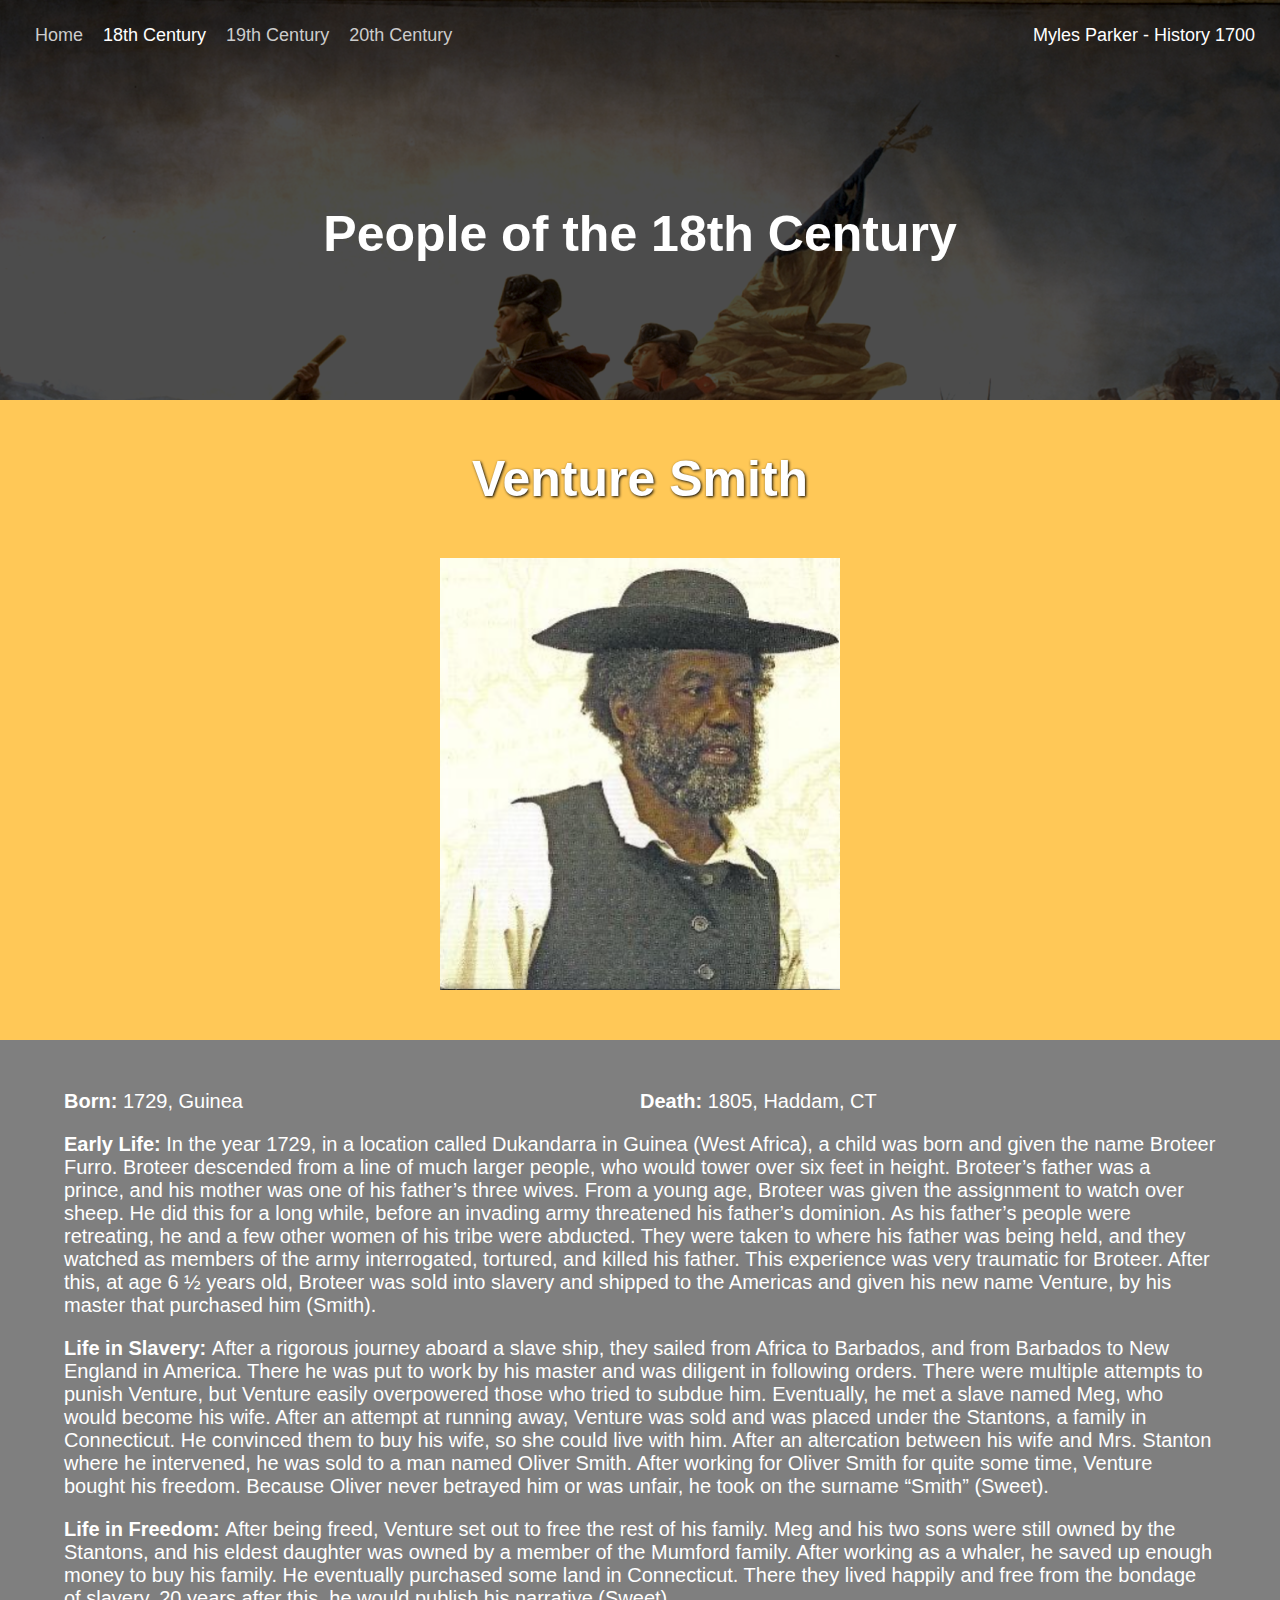
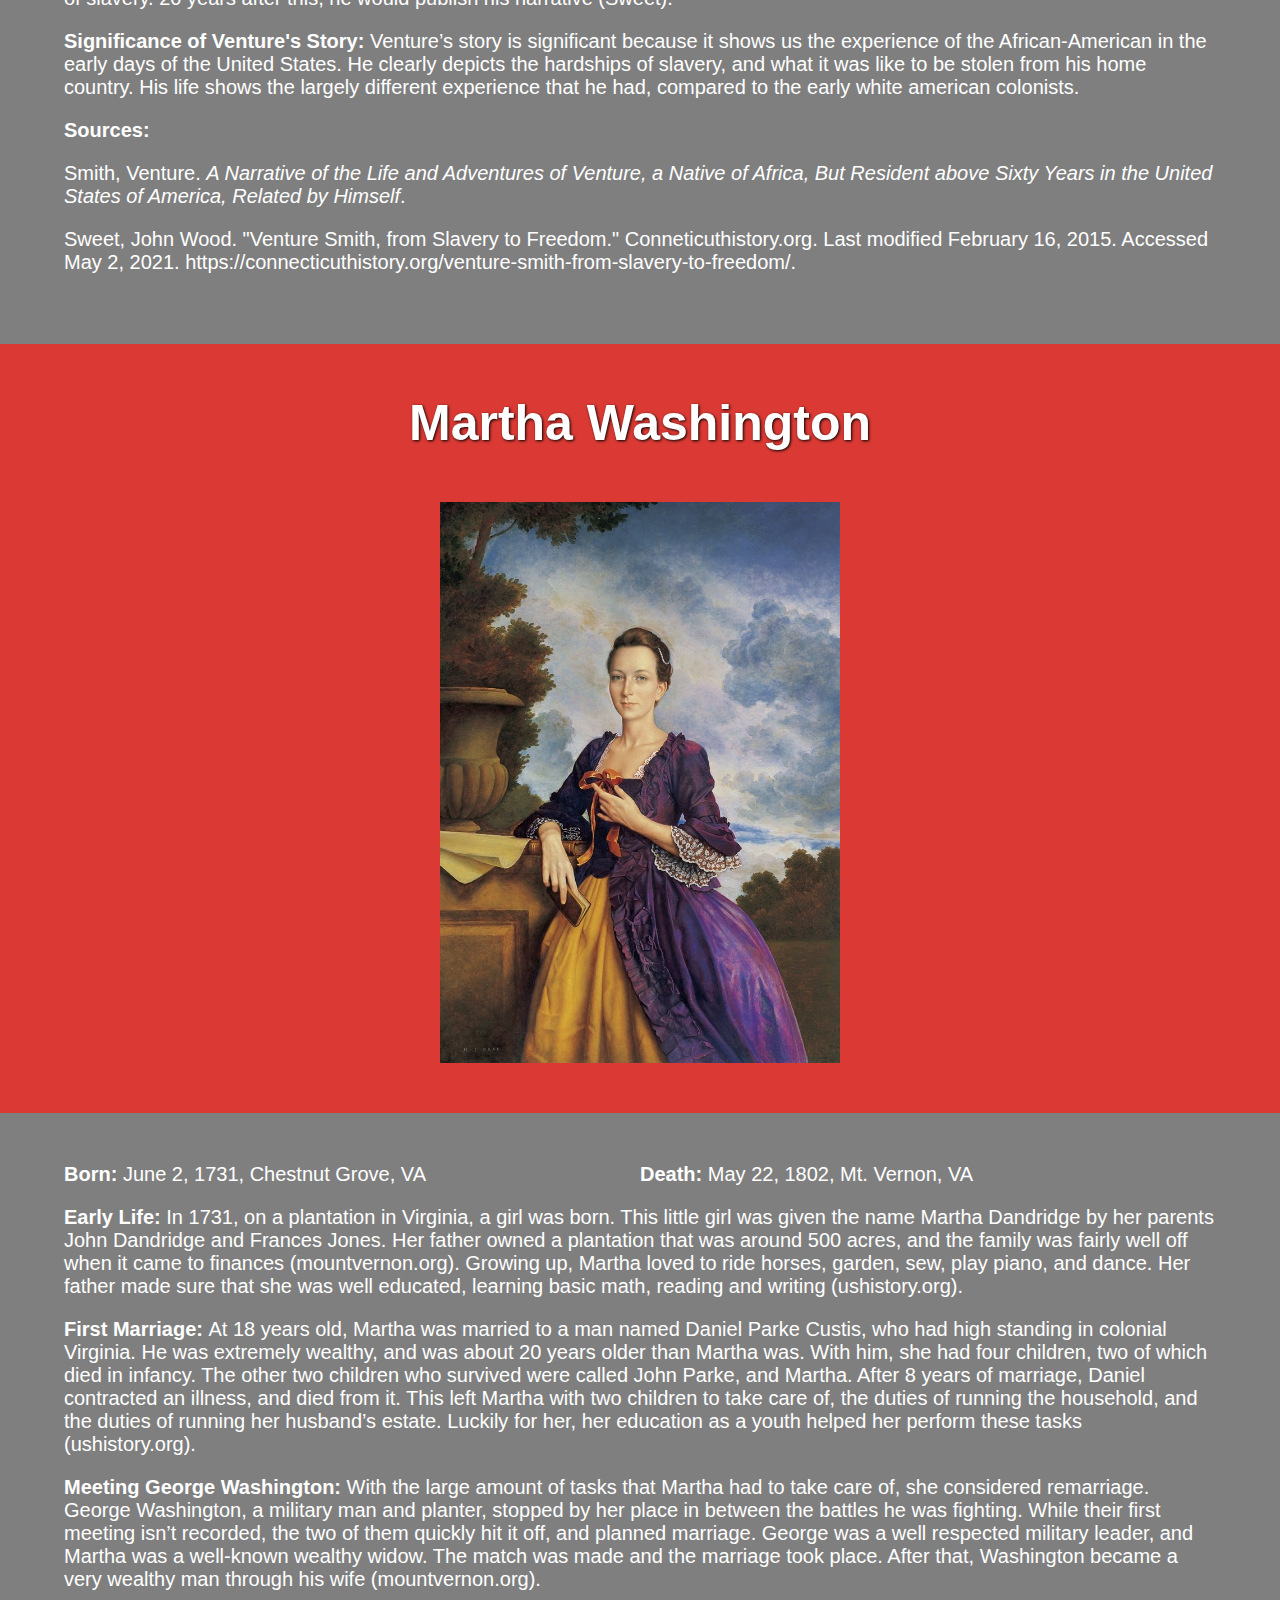
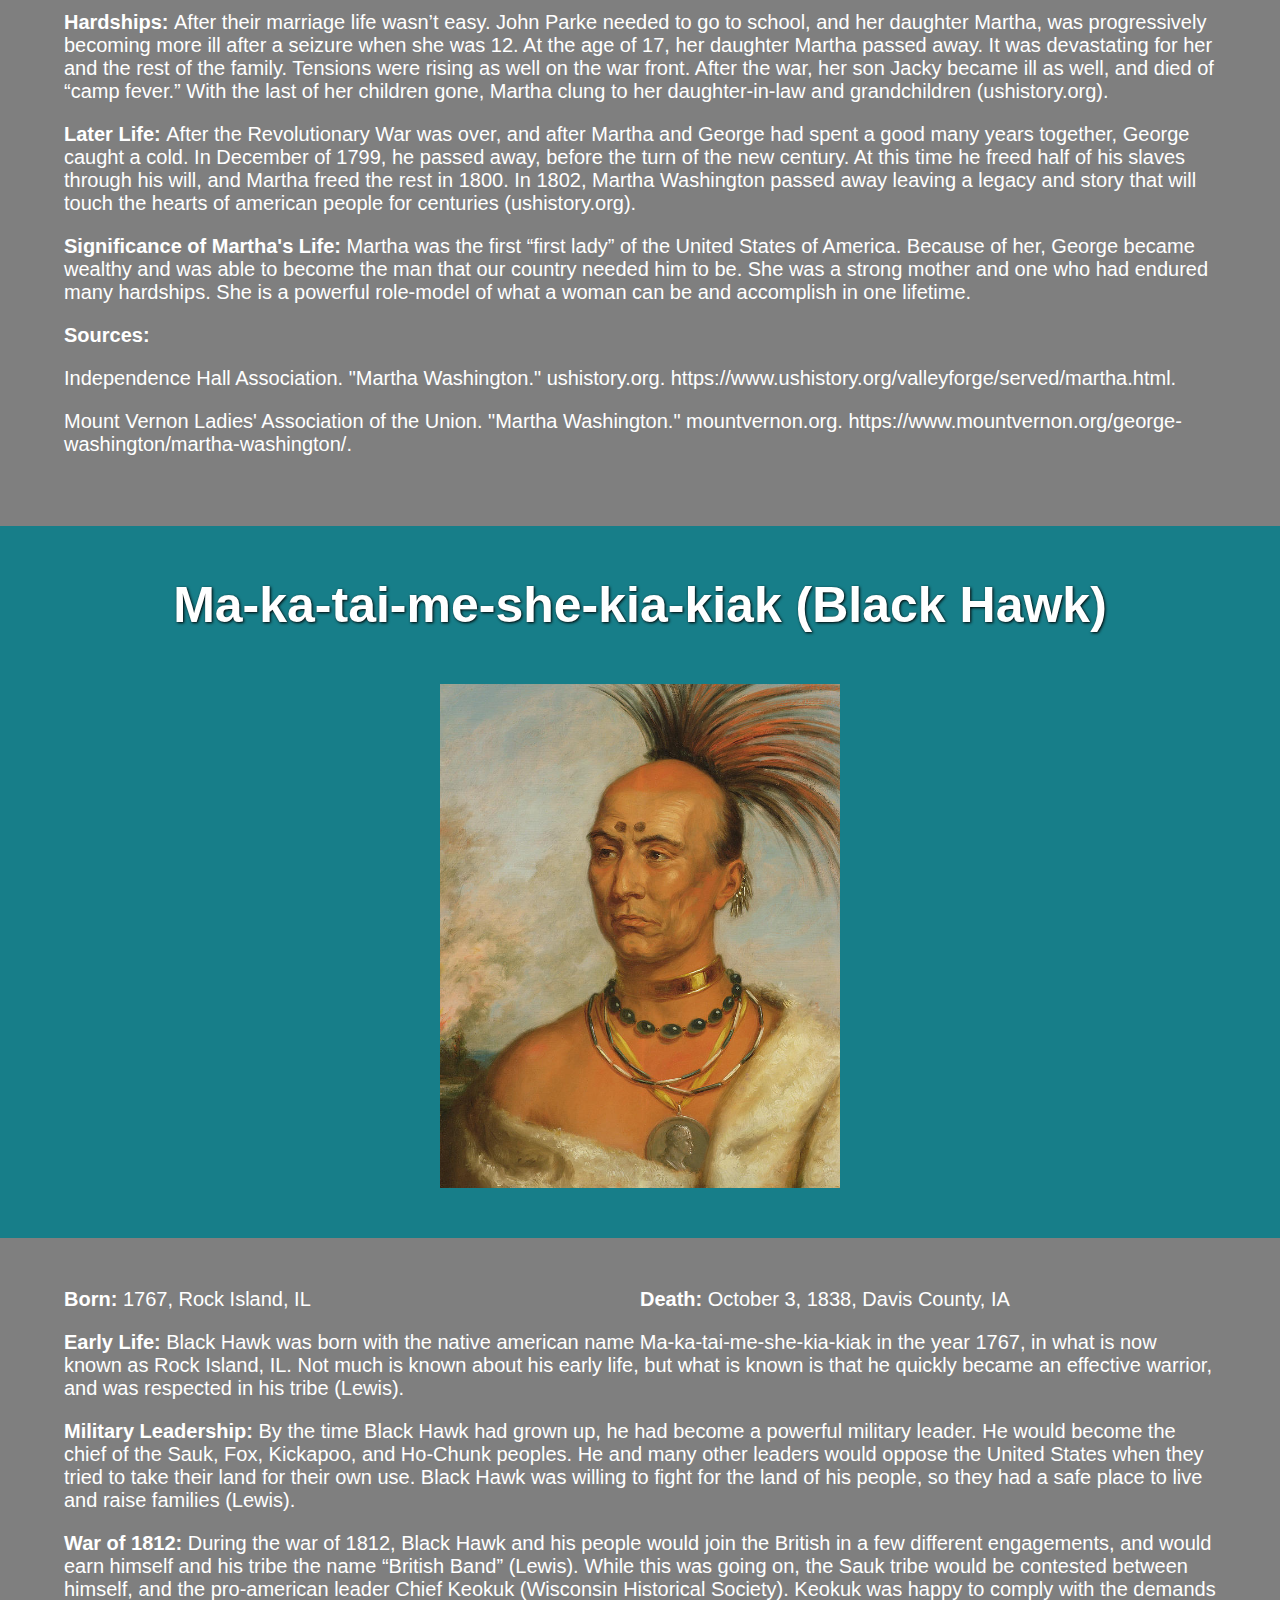
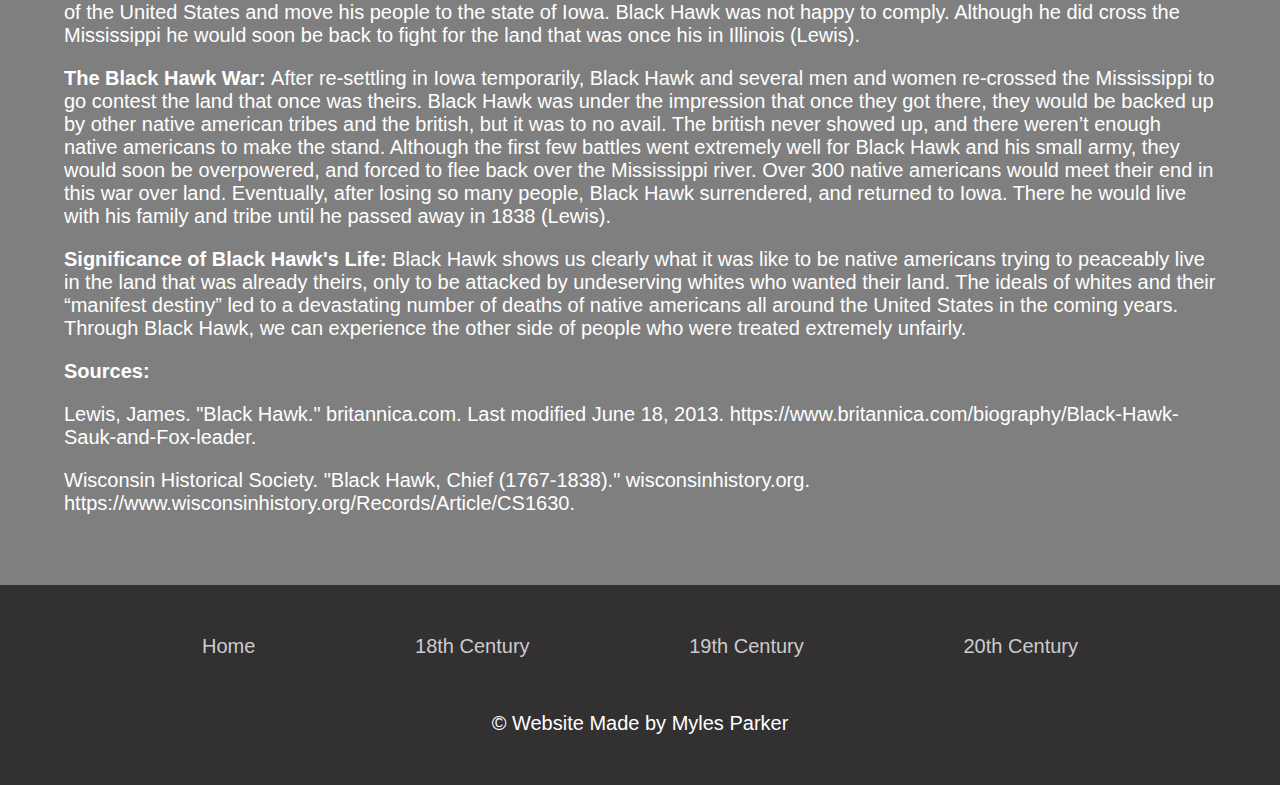
<file: pages/eighteenth-century.html>
<!DOCTYPE html>
<html lang="en">
<head>
    <meta charset="UTF-8">
    <meta name="viewport" content="width=device-width, initial-scale=1">
    <title>Untold History | 18th Century</title>
    <link rel="icon" href="../images/black-u-icon.png">
    <link rel="stylesheet" href="../main.css">
    <link rel="stylesheet" href="../css/century.css">
</head>
<body>
    <div class="century-content">
        <div class="century-header" style="background-image: url('../images/washington-crossing-delaware.jpg');">
            <div class="overlay">
                <div class="header-bar">
                    <div class="left-section">
                        <div class="navbar">
                            <div class="nav-links">
                                <div class="nav-item">
                                    <a href="../index.html">Home</a>
                                </div>
                                <div class="nav-item">
                                    <a href="eighteenth-century.html" id="active">18th Century</a>
                                </div>
                                <div class="nav-item">
                                    <a href="nineteenth-century.html">19th Century</a>
                                </div>
                                <div class="nav-item">
                                    <a href="twentieth-century.html">20th Century</a>
                                </div>
                            </div>
                        </div>
                    </div>
                    <div class="right-section">
                        <div class="info-container">
                            <span>Myles Parker - History 1700</span>
                        </div>
                    </div>
                </div>
                <div class="century-title">
                    <h1>People of the 18th Century</h1>
                </div>
            </div>
        </div>
        <div class="historical-figure">
            <div class="historical-figure-header" style="background-color: #ffc857;">
                <div class="name-header">
                    <h2>Venture Smith</h2>
                </div>
                <div class="image-header">
                    <img src="../images/venture-smith.PNG" alt="venture-smith">
                </div>
            </div>
            <div class="historical-figure-description-container" style="background-image: url('../images/boats.jpg');">
                <div class="overlay">
                    <div class="historical-figure-description">
                        <div class="important-dates">
                            <span><strong>Born: </strong>1729, Guinea</span>
                            <span><strong>Death: </strong>1805, Haddam, CT</span>
                        </div>
                        <div class="story">
                            <p><strong>Early Life: </strong>In the year 1729, in a location called Dukandarra in Guinea (West Africa), a child was born and given the name Broteer Furro. Broteer descended from a line of much larger people, who would tower over six feet in height. Broteer’s father was a prince, and his mother was one of his father’s three wives. From a young age, Broteer was given the assignment to watch over sheep. He did this for a long while, before an invading army threatened his father’s dominion. As his father’s people were retreating, he and a few other women of his tribe were abducted. They were taken to where his father was being held, and they watched as members of the army interrogated, tortured, and killed his father. This experience was very traumatic for Broteer. After this, at age 6 ½ years old, Broteer was sold into slavery and shipped to the Americas and given his new name Venture, by his master that purchased him (Smith).</p>
                            <p><strong>Life in Slavery: </strong>After a rigorous journey aboard a slave ship, they sailed from Africa to Barbados, and from Barbados to New England in America. There he was put to work by his master and was diligent in following orders. There were multiple attempts to punish Venture, but Venture easily overpowered those who tried to subdue him. Eventually, he met a slave named Meg, who would become his wife. After an attempt at running away, Venture was sold and was placed under the Stantons, a family in Connecticut. He convinced them to buy his wife, so she could live with him. After an altercation between his wife and Mrs. Stanton where he intervened, he was sold to a man named Oliver Smith. After working for Oliver Smith for quite some time, Venture bought his freedom. Because Oliver never betrayed him or was unfair, he took on the surname “Smith” (Sweet).</p>
                            <p><strong>Life in Freedom: </strong>After being freed, Venture set out to free the rest of his family. Meg and his two sons were still owned by the Stantons, and his eldest daughter was owned by a member of the Mumford family. After working as a whaler, he saved up enough money to buy his family. He eventually purchased some land in Connecticut. There they lived happily and free from the bondage of slavery. 20 years after this, he would publish his narrative (Sweet).</p>
                            <p><strong>Significance of Venture's Story: </strong>Venture’s story is significant because it shows us the experience of the African-American in the early days of the United States. He clearly depicts the hardships of slavery, and what it was like to be stolen from his home country. His life shows the largely different experience that he had, compared to the early white american colonists.</p>
                            <p><strong>Sources:</strong></p>
                            <p>Smith, Venture. <i>A Narrative of the Life and Adventures of Venture, a Native of Africa, But Resident above Sixty Years in the United States of America, Related by Himself</i>.</p>
                            <p>Sweet, John Wood. "Venture Smith, from Slavery to Freedom." Conneticuthistory.org. Last modified February 16, 2015. Accessed May 2, 2021. https://connecticuthistory.org/venture-smith-from-slavery-to-freedom/.</p>
                        </div>
                    </div>
                </div>
            </div>
        </div>
        <div class="historical-figure">
            <div class="historical-figure-header" style="background-color: #db3a34;">
                <div class="name-header">
                    <h2>Martha Washington</h2>
                </div>
                <div class="image-header">
                    <img src="../images/martha-washington.jpg" alt="martha-washington">
                </div>
            </div>
            <div class="historical-figure-description-container" style="background-image: url('../images/mount-vernon.jpg');">
                <div class="overlay">
                    <div class="historical-figure-description">
                        <div class="important-dates">
                            <span><strong>Born: </strong>June 2, 1731, Chestnut Grove, VA</span>
                            <span><strong>Death: </strong>May 22, 1802, Mt. Vernon, VA</span>
                        </div>
                        <div class="story">
                            <p><strong>Early Life: </strong>In 1731, on a plantation in Virginia, a girl was born. This little girl was given the name Martha Dandridge by her parents John Dandridge and Frances Jones. Her father owned a plantation that was around 500 acres, and the family was fairly well off when it came to finances (mountvernon.org). Growing up, Martha loved to ride horses, garden, sew, play piano, and dance. Her father made sure that she was well educated, learning basic math, reading and writing (ushistory.org).</p>
                            <p><strong>First Marriage: </strong>At 18 years old, Martha was married to a man named Daniel Parke Custis, who had high standing in colonial Virginia. He was extremely wealthy, and was about 20 years older than Martha was. With him, she had four children, two of which died in infancy. The other two children who survived were called John Parke, and Martha. After 8 years of marriage, Daniel contracted an illness, and died from it. This left Martha with two children to take care of, the duties of running the household, and the duties of running her husband’s estate. Luckily for her, her education as a youth helped her perform these tasks (ushistory.org).</p>
                            <p><strong>Meeting George Washington: </strong>With the large amount of tasks that Martha had to take care of, she considered remarriage. George Washington, a military man and planter, stopped by her place in between the battles he was fighting. While their first meeting isn’t recorded, the two of them quickly hit it off, and planned marriage. George was a well respected military leader, and Martha was a well-known wealthy widow. The match was made and the marriage took place. After that, Washington became a very wealthy man through his wife (mountvernon.org).</p>
                            <p><strong>Hardships: </strong>After their marriage life wasn’t easy. John Parke needed to go to school, and her daughter Martha, was progressively becoming more ill after a seizure when she was 12. At the age of 17, her daughter Martha passed away. It was devastating for her and the rest of the family. Tensions were rising as well on the war front. After the war, her son Jacky became ill as well, and died of “camp fever.” With the last of her children gone, Martha clung to her daughter-in-law and grandchildren (ushistory.org).</p>
                            <p><strong>Later Life: </strong>After the Revolutionary War was over, and after Martha and George had spent a good many years together, George caught a cold. In December of 1799, he passed away, before the turn of the new century. At this time he freed half of his slaves through his will, and Martha freed the rest in 1800. In 1802, Martha Washington passed away leaving a legacy and story that will touch the hearts of american people for centuries (ushistory.org).</p>
                            <p><strong>Significance of Martha's Life: </strong>Martha was the first “first lady” of the United States of America. Because of her, George became wealthy and was able to become the man that our country needed him to be. She was a strong mother and one who had endured many hardships. She is a powerful role-model of what a woman can be and accomplish in one lifetime.</p>
                            <p><strong>Sources:</strong></p>
                            <p>Independence Hall Association. "Martha Washington." ushistory.org. https://www.ushistory.org/valleyforge/served/martha.html.</p>
                            <p>Mount Vernon Ladies' Association of the Union. "Martha Washington." mountvernon.org. https://www.mountvernon.org/george-washington/martha-washington/.</p>
                        </div>
                    </div>
                </div>
            </div>
        </div>
        <div class="historical-figure">
            <div class="historical-figure-header" style="background-color: #177e89;">
                <div class="name-header">
                    <h2>Ma-ka-tai-me-she-kia-kiak (Black Hawk)</h2>
                </div>
                <div class="image-header">
                    <img src="../images/black-hawk.jpg" alt="black-hawk">
                </div>
            </div>
            <div class="historical-figure-description-container" style="background-image: url('../images/black-hawk-war.jpg');">
                <div class="overlay">
                    <div class="historical-figure-description">
                        <div class="important-dates">
                            <span><strong>Born: </strong>1767, Rock Island, IL</span>
                            <span><strong>Death: </strong>October 3, 1838, Davis County, IA</span>
                        </div>
                        <div class="story">
                            <p><strong>Early Life: </strong>Black Hawk was born with the native american name Ma-ka-tai-me-she-kia-kiak in the year 1767, in what is now known as Rock Island, IL. Not much is known about his early life, but what is known is that he quickly became an effective warrior, and was respected in his tribe (Lewis).</p>
                            <p><strong>Military Leadership: </strong>By the time Black Hawk had grown up, he had become a powerful military leader. He would become the chief of the Sauk, Fox, Kickapoo, and Ho-Chunk peoples. He and many other leaders would oppose the United States when they tried to take their land for their own use. Black Hawk was willing to fight for the land of his people, so they had a safe place to live and raise families (Lewis).</p>
                            <p><strong>War of 1812: </strong>During the war of 1812, Black Hawk and his people would join the British in a few different engagements, and would earn himself and his tribe the name “British Band” (Lewis). While this was going on, the Sauk tribe would be contested between himself, and the pro-american leader Chief Keokuk (Wisconsin Historical Society). Keokuk was happy to comply with the demands of the United States and move his people to the state of Iowa. Black Hawk was not happy to comply. Although he did cross the Mississippi he would soon be back to fight for the land that was once his in Illinois (Lewis).</p>
                            <p><strong>The Black Hawk War: </strong>After re-settling in Iowa temporarily, Black Hawk and several men and women re-crossed the Mississippi to go contest the land that once was theirs. Black Hawk was under the impression that once they got there, they would be backed up by other native american tribes and the british, but it was to no avail. The british never showed up, and there weren’t enough native americans to make the stand. Although the first few battles went extremely well for Black Hawk and his small army, they would soon be overpowered, and forced to flee back over the Mississippi river. Over 300 native americans would meet their end in this war over land. Eventually, after losing so many people, Black Hawk surrendered, and returned to Iowa. There he would live with his family and tribe until he passed away in 1838 (Lewis).</p>
                            <p><strong>Significance of Black Hawk's Life: </strong>Black Hawk shows us clearly what it was like to be native americans trying to peaceably live in the land that was already theirs, only to be attacked by undeserving whites who wanted their land. The ideals of whites and their “manifest destiny” led to a devastating number of deaths of native americans all around the United States in the coming years. Through Black Hawk, we can experience the other side of people who were treated extremely unfairly.</p>
                            <p><strong>Sources:</strong></p>
                            <p>Lewis, James. "Black Hawk." britannica.com. Last modified June 18, 2013. https://www.britannica.com/biography/Black-Hawk-Sauk-and-Fox-leader.</p>
                            <p>Wisconsin Historical Society. "Black Hawk, Chief (1767-1838)." wisconsinhistory.org. https://www.wisconsinhistory.org/Records/Article/CS1630.</p>
                        </div>
                    </div>
                </div>
            </div>
        </div>
        <div class="footer">
            <div class="footer-content">
                <div class="nav-links">
                    <div class="nav-item">
                        <a href="../index.html">Home</a>
                    </div>
                    <div class="nav-item">
                        <a href="eighteenth-century.html">18th Century</a>
                    </div>
                    <div class="nav-item">
                        <a href="nineteenth-century.html">19th Century</a>
                    </div>
                    <div class="nav-item">
                        <a href="twentieth-century.html">20th Century</a>
                    </div>
                </div>
                <div class="signature">
                    <span>&copy; Website Made by Myles Parker</span>
                </div>
            </div>
        </div>
    </div>
</body>
</html>
</file>
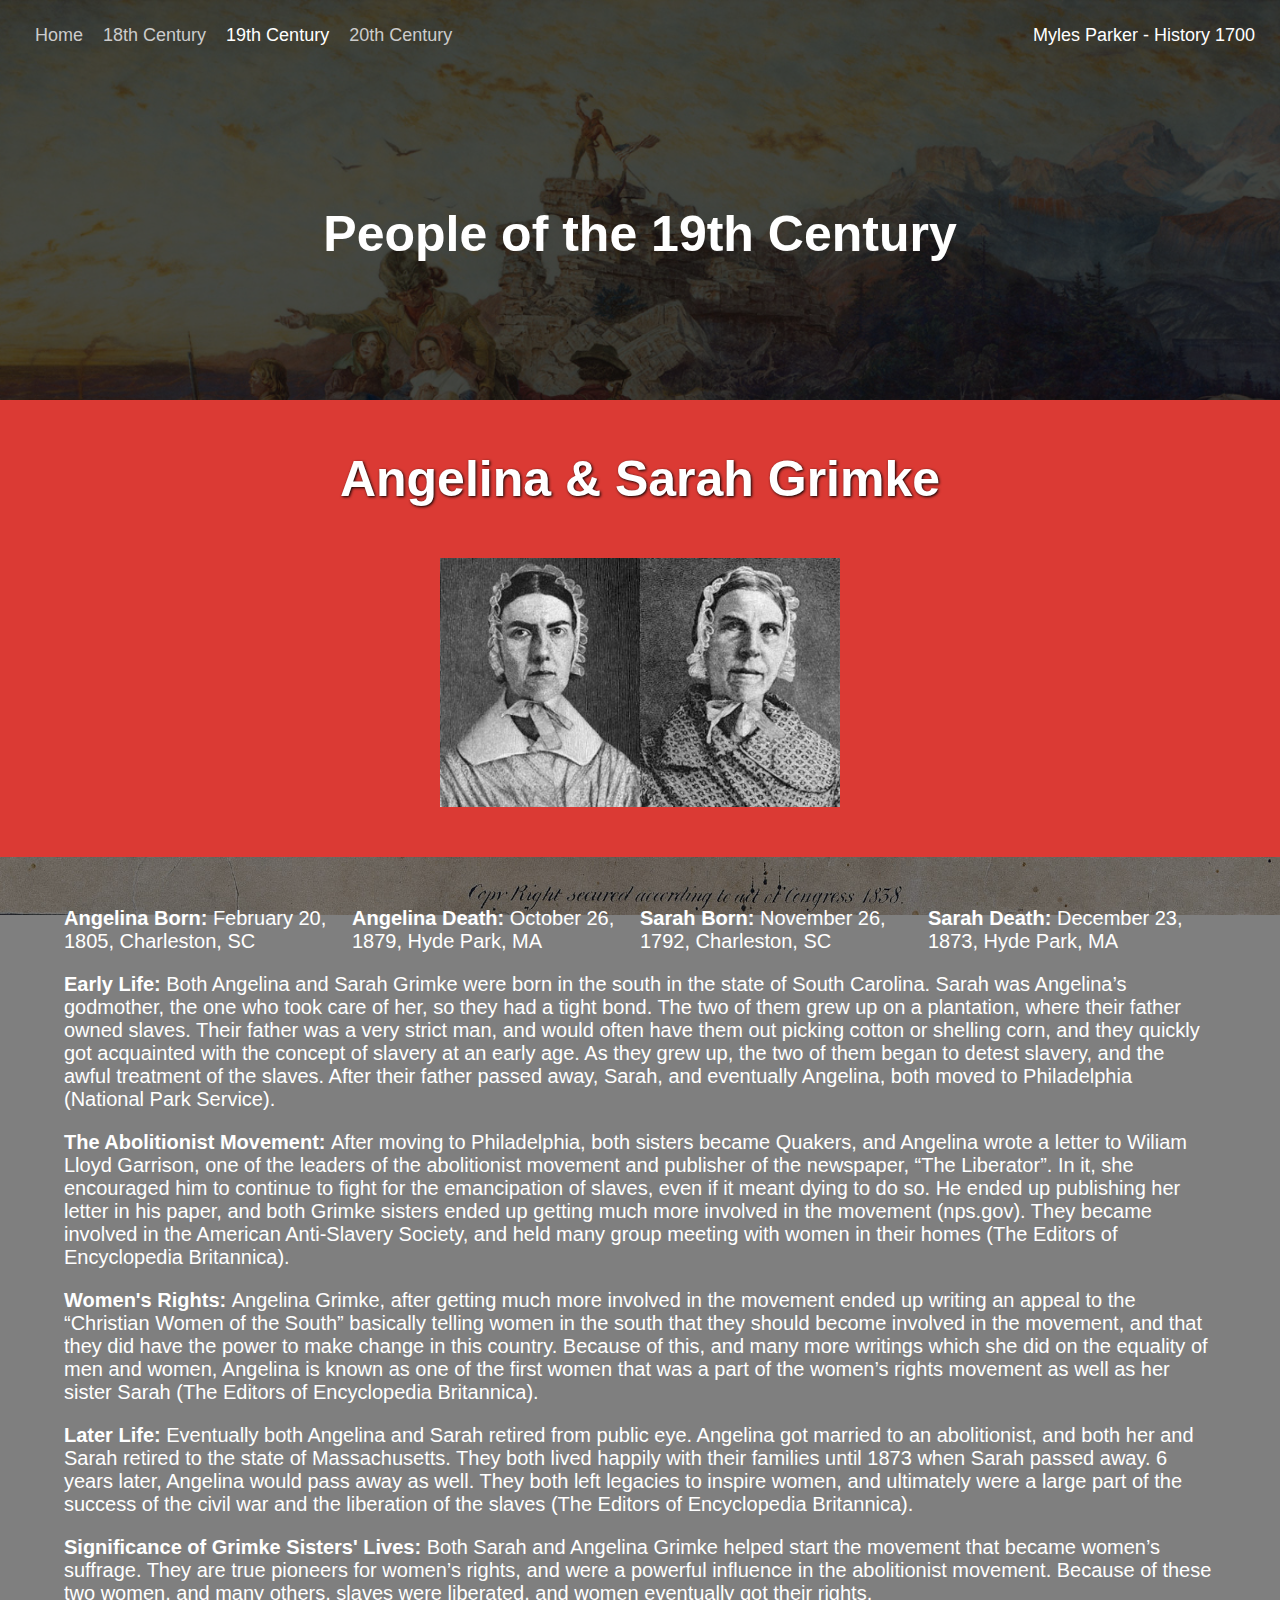
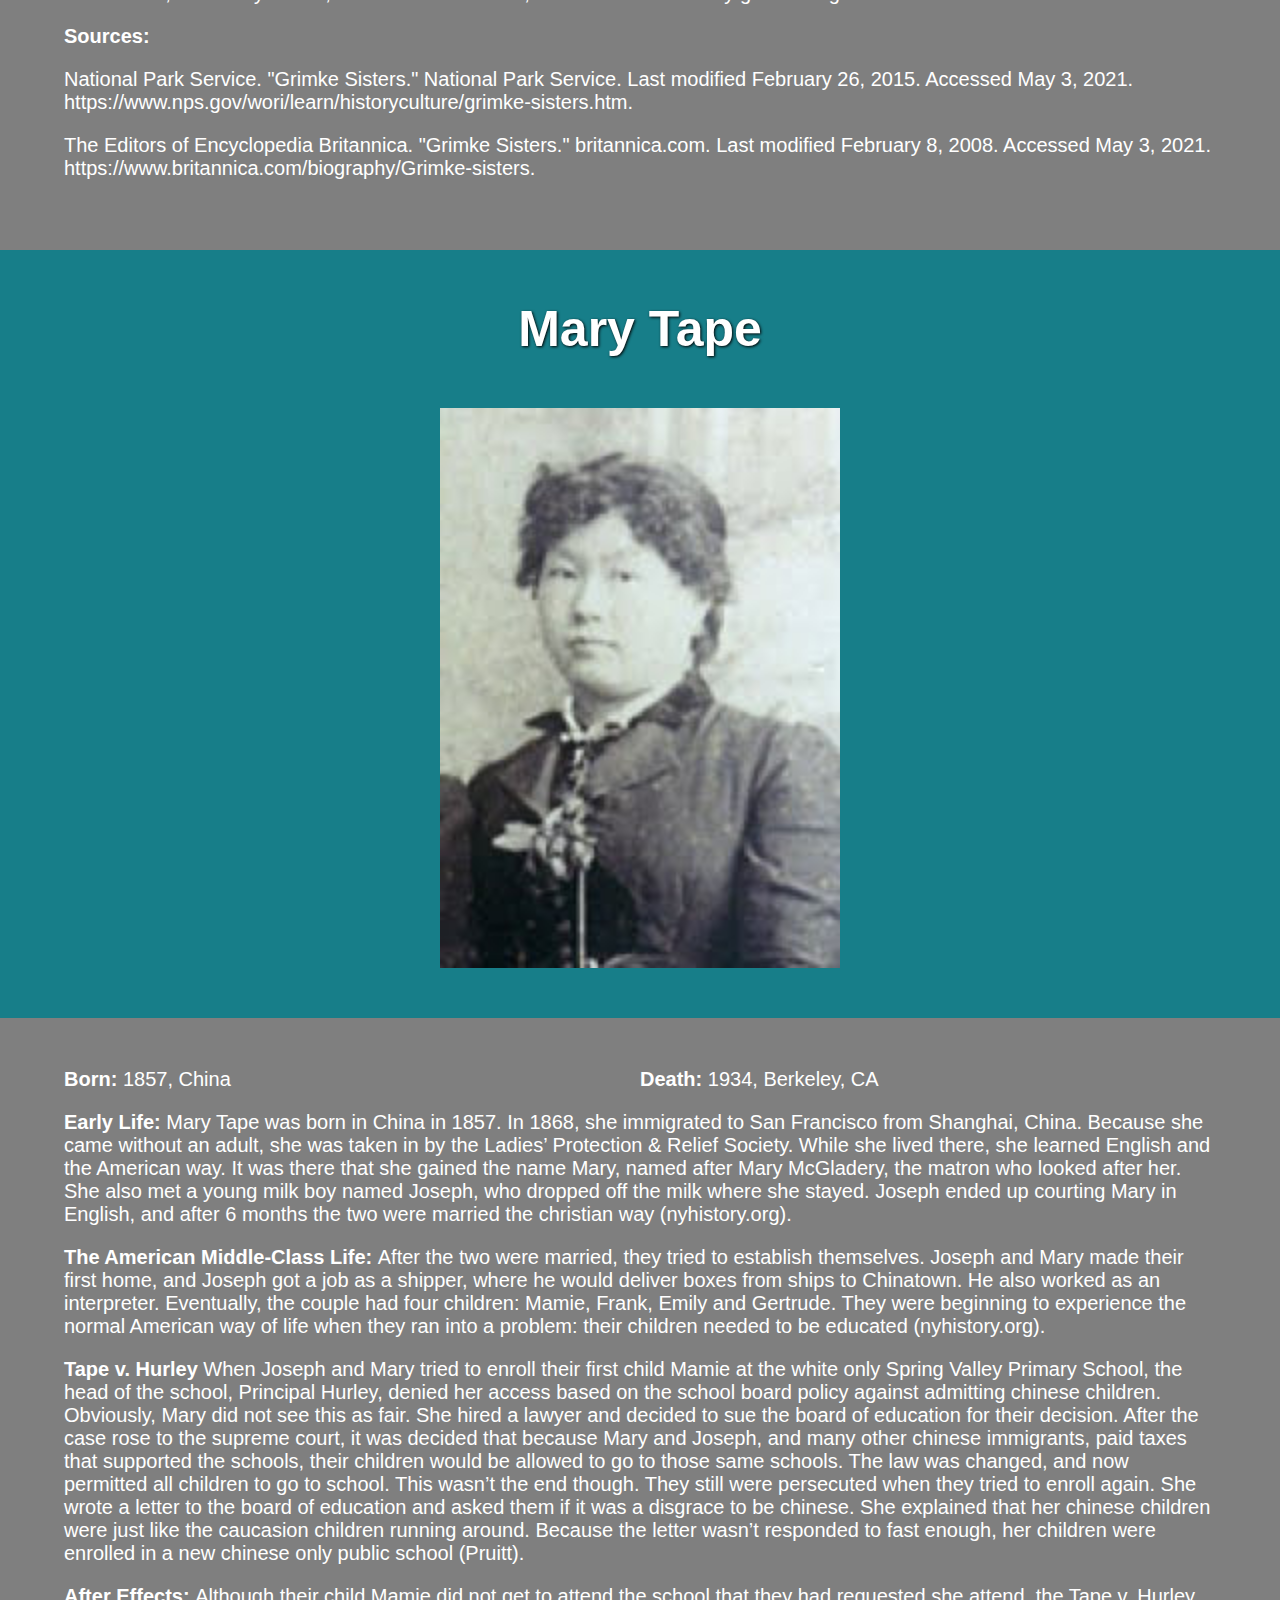
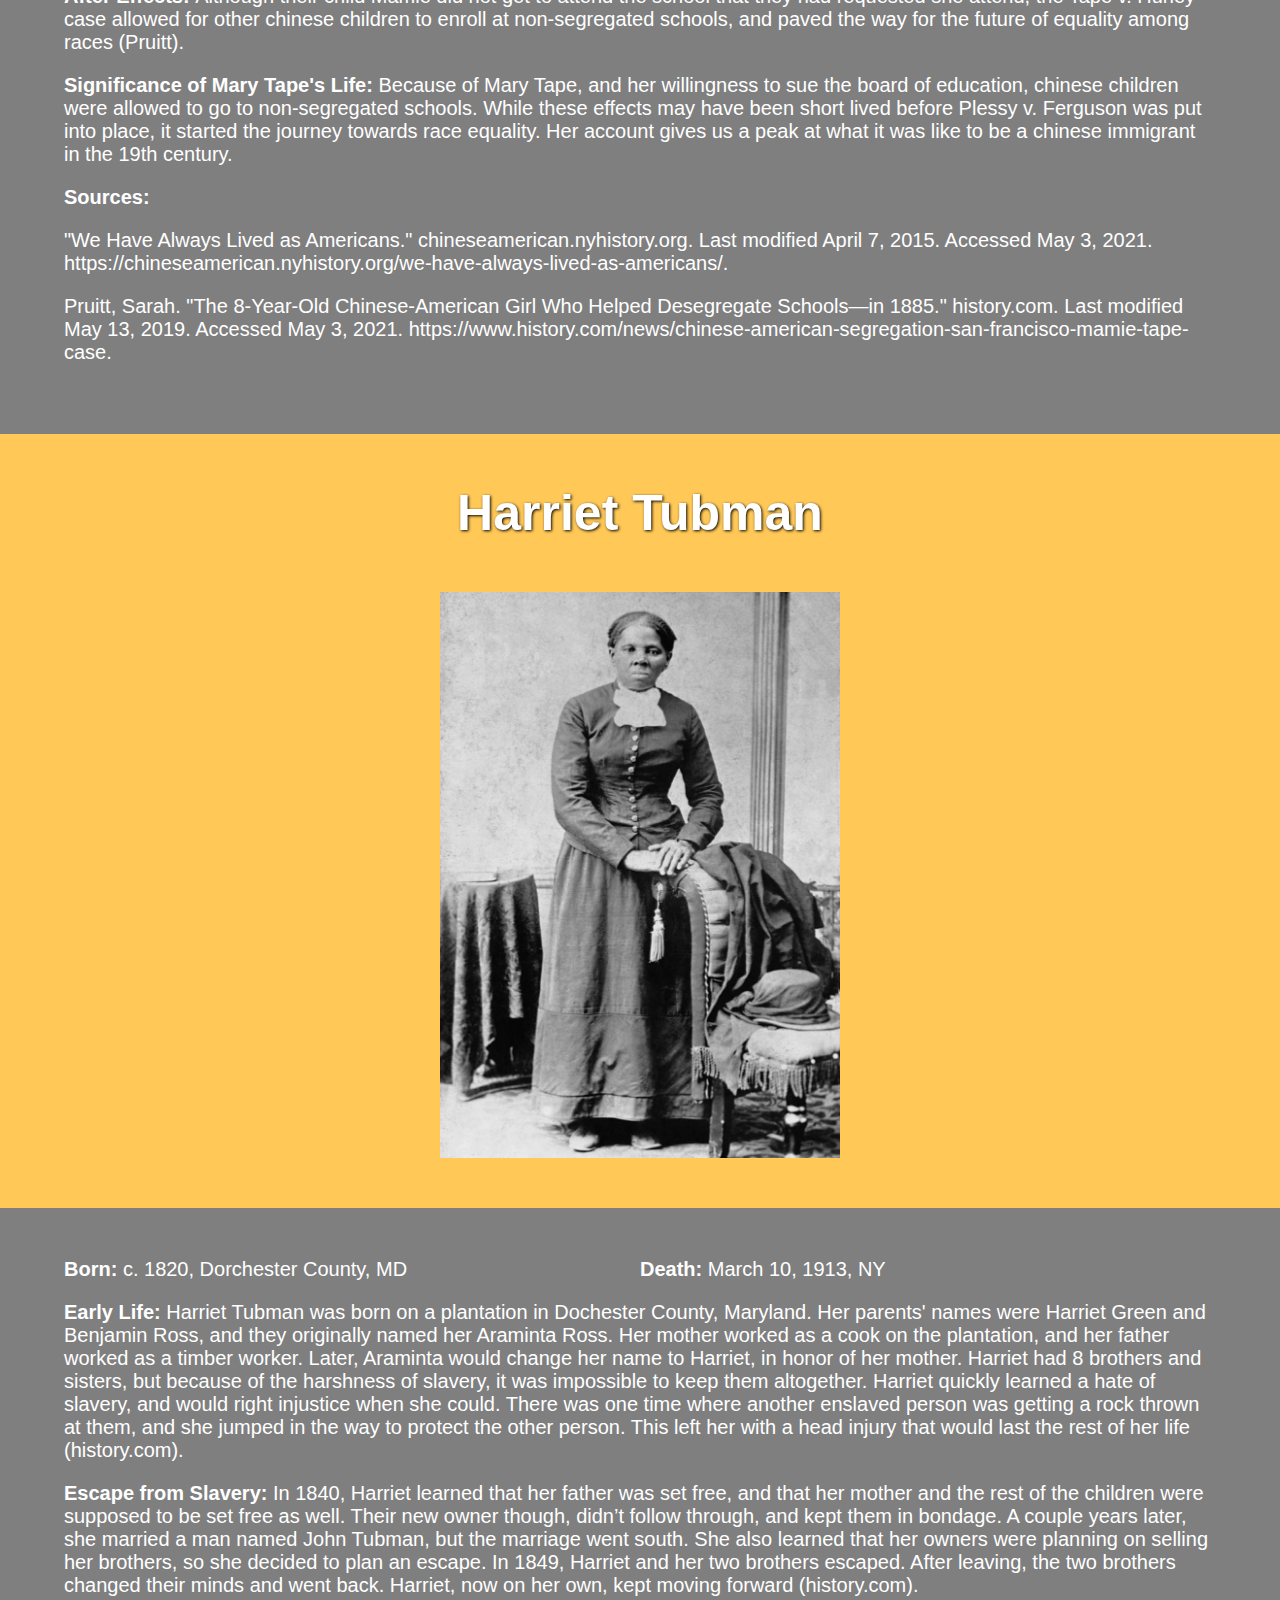
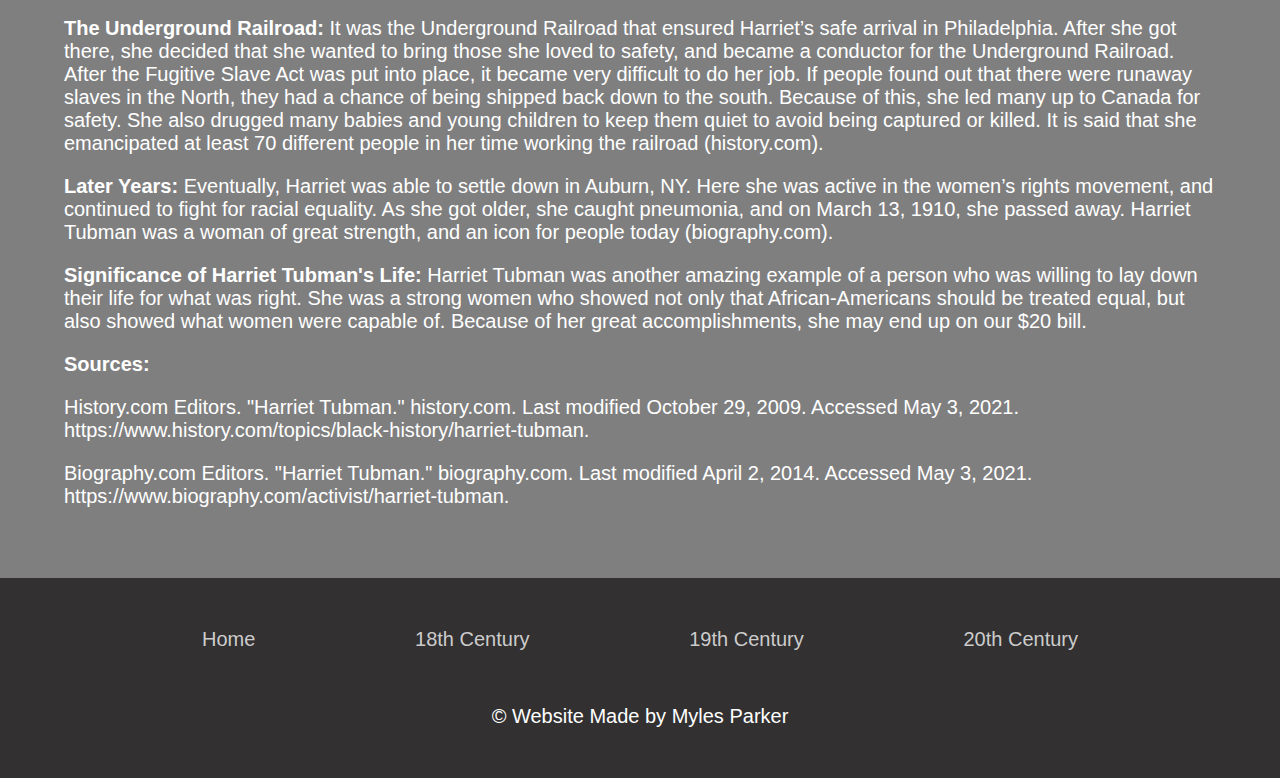
<file: pages/nineteenth-century.html>
<!DOCTYPE html>
<html lang="en">
<head>
    <meta charset="UTF-8">
    <meta name="viewport" content="width=device-width, initial-scale=1">
    <title>Untold History | 19th Century</title>
    <link rel="icon" href="../images/black-u-icon.png">
    <link rel="stylesheet" href="../main.css">
    <link rel="stylesheet" href="../css/century.css">
</head>
<body>
<div class="century-content">
    <div class="century-header" style="background-image: url('../images/nineteenth-century-america.jpg');">
        <div class="overlay">
            <div class="header-bar">
                <div class="left-section">
                    <div class="navbar">
                        <div class="nav-links">
                            <div class="nav-item">
                                <a href="../index.html">Home</a>
                            </div>
                            <div class="nav-item">
                                <a href="eighteenth-century.html">18th Century</a>
                            </div>
                            <div class="nav-item">
                                <a href="nineteenth-century.html" id="active">19th Century</a>
                            </div>
                            <div class="nav-item">
                                <a href="twentieth-century.html">20th Century</a>
                            </div>
                        </div>
                    </div>
                </div>
                <div class="right-section">
                    <div class="info-container">
                        <span>Myles Parker - History 1700</span>
                    </div>
                </div>
            </div>
            <div class="century-title">
                <h1>People of the 19th Century</h1>
            </div>
        </div>
    </div>
    <div class="historical-figure">
        <div class="historical-figure-header" style="background-color: #db3a34;">
            <div class="name-header">
                <h2>Angelina & Sarah Grimke</h2>
            </div>
            <div class="image-header">
                <img src="../images/grimke-sisters.jpg" alt="grimke-sisters">
            </div>
        </div>
        <div class="historical-figure-description-container" style="background-image: url('../images/pennsylvania-hall.jpg');">
            <div class="overlay">
                <div class="historical-figure-description">
                    <div class="important-dates">
                        <span><strong>Angelina Born: </strong>February 20, 1805, Charleston, SC</span>
                        <span><strong>Angelina Death: </strong>October 26, 1879, Hyde Park, MA</span>
                        <span><strong>Sarah Born: </strong>November 26, 1792, Charleston, SC</span>
                        <span><strong>Sarah Death: </strong>December 23, 1873, Hyde Park, MA</span>
                    </div>
                    <div class="story">
                        <p><strong>Early Life: </strong>Both Angelina and Sarah Grimke were born in the south in the state of South Carolina. Sarah was Angelina’s godmother, the one who took care of her, so they had a tight bond. The two of them grew up on a plantation, where their father owned slaves. Their father was a very strict man, and would often have them out picking cotton or shelling corn, and they quickly got acquainted with the concept of slavery at an early age. As they grew up, the two of them began to detest slavery, and the awful treatment of the slaves. After their father passed away, Sarah, and eventually Angelina, both moved to Philadelphia (National Park Service).</p>
                        <p><strong>The Abolitionist Movement: </strong>After moving to Philadelphia, both sisters became Quakers, and Angelina wrote a letter to Wiliam Lloyd Garrison, one of the leaders of the abolitionist movement and publisher of the newspaper, “The Liberator”. In it, she encouraged him to continue to fight for the emancipation of slaves, even if it meant dying to do so. He ended up publishing her letter in his paper, and both Grimke sisters ended up getting much more involved in the movement (nps.gov). They became involved in the American Anti-Slavery Society, and held many group meeting with women in their homes (The Editors of Encyclopedia Britannica).</p>
                        <p><strong>Women's Rights: </strong>Angelina Grimke, after getting much more involved in the movement ended up writing an appeal to the “Christian Women of the South” basically telling women in the south that they should become involved in the movement, and that they did have the power to make change in this country. Because of this, and many more writings which she did on the equality of men and women, Angelina is known as one of the first women that was a part of the women’s rights movement as well as her sister Sarah (The Editors of Encyclopedia Britannica).</p>
                        <p><strong>Later Life: </strong>Eventually both Angelina and Sarah retired from public eye. Angelina got married to an abolitionist, and both her and Sarah retired to the state of Massachusetts. They both lived happily with their families until 1873 when Sarah passed away. 6 years later, Angelina would pass away as well. They both left legacies to inspire women, and ultimately were a large part of the success of the civil war and the liberation of the slaves (The Editors of Encyclopedia Britannica).</p>
                        <p><strong>Significance of Grimke Sisters' Lives: </strong>Both Sarah and Angelina Grimke helped start the movement that became women’s suffrage. They are true pioneers for women’s rights, and were a powerful influence in the abolitionist movement. Because of these two women, and many others, slaves were liberated, and women eventually got their rights.</p>
                        <p><strong>Sources:</strong></p>
                        <p>National Park Service. "Grimke Sisters." National Park Service. Last modified February 26, 2015. Accessed May 3, 2021. https://www.nps.gov/wori/learn/historyculture/grimke-sisters.htm. </p>
                        <p>The Editors of Encyclopedia Britannica. "Grimke Sisters." britannica.com. Last modified February 8, 2008. Accessed May 3, 2021. https://www.britannica.com/biography/Grimke-sisters. </p>
                    </div>
                </div>
            </div>
        </div>
    </div>
    <div class="historical-figure">
        <div class="historical-figure-header" style="background-color: #177e89;">
            <div class="name-header">
                <h2>Mary Tape</h2>
            </div>
            <div class="image-header">
                <img src="../images/mary-tape.jpg" alt="mary-tape">
            </div>
        </div>
        <div class="historical-figure-description-container" style="background-image: url('../images/chinese-school.jpg');">
            <div class="overlay">
                <div class="historical-figure-description">
                    <div class="important-dates">
                        <span><strong>Born: </strong>1857, China</span>
                        <span><strong>Death: </strong>1934, Berkeley, CA</span>
                    </div>
                    <div class="story">
                        <p><strong>Early Life: </strong>Mary Tape was born in China in 1857. In 1868, she immigrated to San Francisco from Shanghai, China. Because she came without an adult, she was taken in by the Ladies’ Protection & Relief Society. While she lived there, she learned English and the American way. It was there that she gained the name Mary, named after Mary McGladery, the matron who looked after her. She also met a young milk boy named Joseph, who dropped off the milk where she stayed. Joseph ended up courting Mary in English, and after 6 months the two were married the christian way (nyhistory.org).</p>
                        <p><strong>The American Middle-Class Life: </strong>After the two were married, they tried to establish themselves. Joseph and Mary made their first home, and Joseph got a job as a shipper, where he would deliver boxes from ships to Chinatown. He also worked as an interpreter. Eventually, the couple had four children: Mamie, Frank, Emily and Gertrude. They were beginning to experience the normal American way of life when they ran into a problem: their children needed to be educated (nyhistory.org).</p>
                        <p><strong>Tape v. Hurley </strong>When Joseph and Mary tried to enroll their first child Mamie at the white only Spring Valley Primary School, the head of the school, Principal Hurley, denied her access based on the school board policy against admitting chinese children. Obviously, Mary did not see this as fair. She hired a lawyer and decided to sue the board of education for their decision. After the case rose to the supreme court, it was decided that because Mary and Joseph, and many other chinese immigrants, paid taxes that supported the schools, their children would be allowed to go to those same schools. The law was changed, and now permitted all children to go to school. This wasn’t the end though. They still were persecuted when they tried to enroll again. She wrote a letter to the board of education and asked them if it was a disgrace to be chinese. She explained that her chinese children were just like the caucasion children running around. Because the letter wasn’t responded to fast enough, her children were enrolled in a new chinese only public school (Pruitt).</p>
                        <p><strong>After Effects: </strong>Although their child Mamie did not get to attend the school that they had requested she attend, the Tape v. Hurley case allowed for other chinese children to enroll at non-segregated schools, and paved the way for the future of equality among races (Pruitt).</p>
                        <p><strong>Significance of Mary Tape's Life: </strong>Because of Mary Tape, and her willingness to sue the board of education, chinese children were allowed to go to non-segregated schools. While these effects may have been short lived before Plessy v. Ferguson was put into place, it started the journey towards race equality. Her account gives us a peak at what it was like to be a chinese immigrant in the 19th century.</p>
                        <p><strong>Sources:</strong></p>
                        <p>"We Have Always Lived as Americans." chineseamerican.nyhistory.org. Last modified April 7, 2015. Accessed May 3, 2021. https://chineseamerican.nyhistory.org/we-have-always-lived-as-americans/.</p>
                        <p>Pruitt, Sarah. "The 8-Year-Old Chinese-American Girl Who Helped Desegregate Schools—in 1885." history.com. Last modified May 13, 2019. Accessed May 3, 2021. https://www.history.com/news/chinese-american-segregation-san-francisco-mamie-tape-case.</p>
                    </div>
                </div>
            </div>
        </div>
    </div>
    <div class="historical-figure">
        <div class="historical-figure-header" style="background-color: #ffc857;">
            <div class="name-header">
                <h2>Harriet Tubman</h2>
            </div>
            <div class="image-header">
                <img src="../images/harriet-tubman.jpg" alt="harriet-tubman">
            </div>
        </div>
        <div class="historical-figure-description-container" style="background-image: url('../images/the-underground-railroad.jpg');">
            <div class="overlay">
                <div class="historical-figure-description">
                    <div class="important-dates">
                        <span><strong>Born: </strong>c. 1820, Dorchester County, MD</span>
                        <span><strong>Death: </strong>March 10, 1913, NY</span>
                    </div>
                    <div class="story">
                        <p><strong>Early Life: </strong>Harriet Tubman was born on a plantation in Dochester County, Maryland. Her parents' names were Harriet Green and Benjamin Ross, and they originally named her Araminta Ross. Her mother worked as a cook on the plantation, and her father worked as a timber worker. Later, Araminta would change her name to Harriet, in honor of her mother. Harriet had 8 brothers and sisters, but because of the harshness of slavery, it was impossible to keep them altogether. Harriet quickly learned a hate of slavery, and would right injustice when she could. There was one time where another enslaved person was getting a rock thrown at them, and she jumped in the way to protect the other person. This left her with a head injury that would last the rest of her life (history.com).</p>
                        <p><strong>Escape from Slavery: </strong>In 1840, Harriet learned that her father was set free, and that her mother and the rest of the children were supposed to be set free as well. Their new owner though, didn’t follow through, and kept them in bondage. A couple years later, she married a man named John Tubman, but the marriage went south. She also learned that her owners were planning on selling her brothers, so she decided to plan an escape. In 1849, Harriet and her two brothers escaped. After leaving, the two brothers changed their minds and went back. Harriet, now on her own, kept moving forward (history.com).</p>
                        <p><strong>The Underground Railroad: </strong>It was the Underground Railroad that ensured Harriet’s safe arrival in Philadelphia. After she got there, she decided that she wanted to bring those she loved to safety, and became a conductor for the Underground Railroad. After the Fugitive Slave Act was put into place, it became very difficult to do her job. If people found out that there were runaway slaves in the North, they had a chance of being shipped back down to the south. Because of this, she led many up to Canada for safety. She also drugged many babies and young children to keep them quiet to avoid being captured or killed. It is said that she emancipated at least 70 different people in her time working the railroad (history.com).</p>
                        <p><strong>Later Years: </strong>Eventually, Harriet was able to settle down in Auburn, NY. Here she was active in the women’s rights movement, and continued to fight for racial equality. As she got older, she caught pneumonia, and on March 13, 1910, she passed away. Harriet Tubman was a woman of great strength, and an icon for people today (biography.com).</p>
                        <p><strong>Significance of Harriet Tubman's Life: </strong>Harriet Tubman was another amazing example of a person who was willing to lay down their life for what was right. She was a strong women who showed not only that African-Americans should be treated equal, but also showed what women were capable of. Because of her great accomplishments, she may end up on our $20 bill.</p>
                        <p><strong>Sources:</strong></p>
                        <p>History.com Editors. "Harriet Tubman." history.com. Last modified October 29, 2009. Accessed May 3, 2021. https://www.history.com/topics/black-history/harriet-tubman.</p>
                        <p>Biography.com Editors. "Harriet Tubman." biography.com. Last modified April 2, 2014. Accessed May 3, 2021. https://www.biography.com/activist/harriet-tubman.</p>
                    </div>
                </div>
            </div>
        </div>
    </div>
    <div class="footer">
        <div class="footer-content">
            <div class="nav-links">
                <div class="nav-item">
                    <a href="../index.html">Home</a>
                </div>
                <div class="nav-item">
                    <a href="eighteenth-century.html">18th Century</a>
                </div>
                <div class="nav-item">
                    <a href="nineteenth-century.html">19th Century</a>
                </div>
                <div class="nav-item">
                    <a href="twentieth-century.html">20th Century</a>
                </div>
            </div>
            <div class="signature">
                <span>&copy; Website Made by Myles Parker</span>
            </div>
        </div>
    </div>
</div>
</body>
</html>
</file>
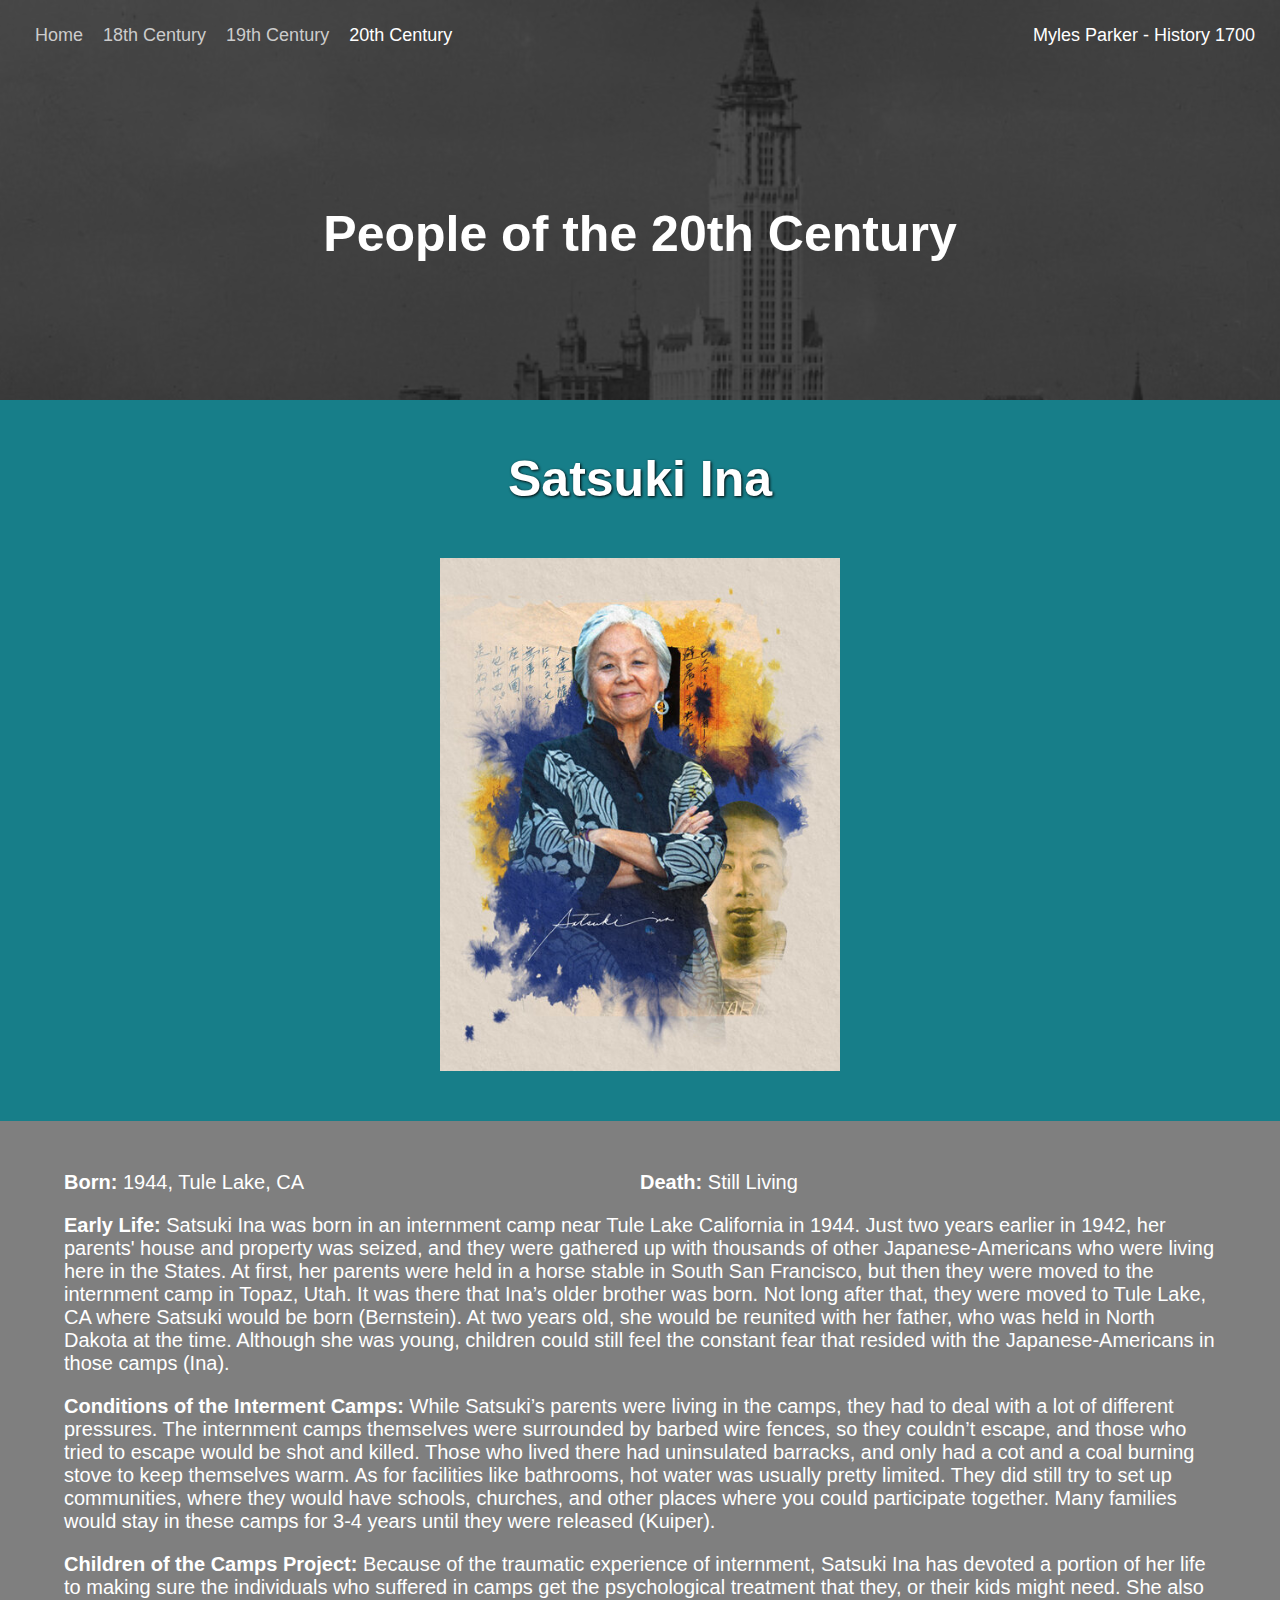
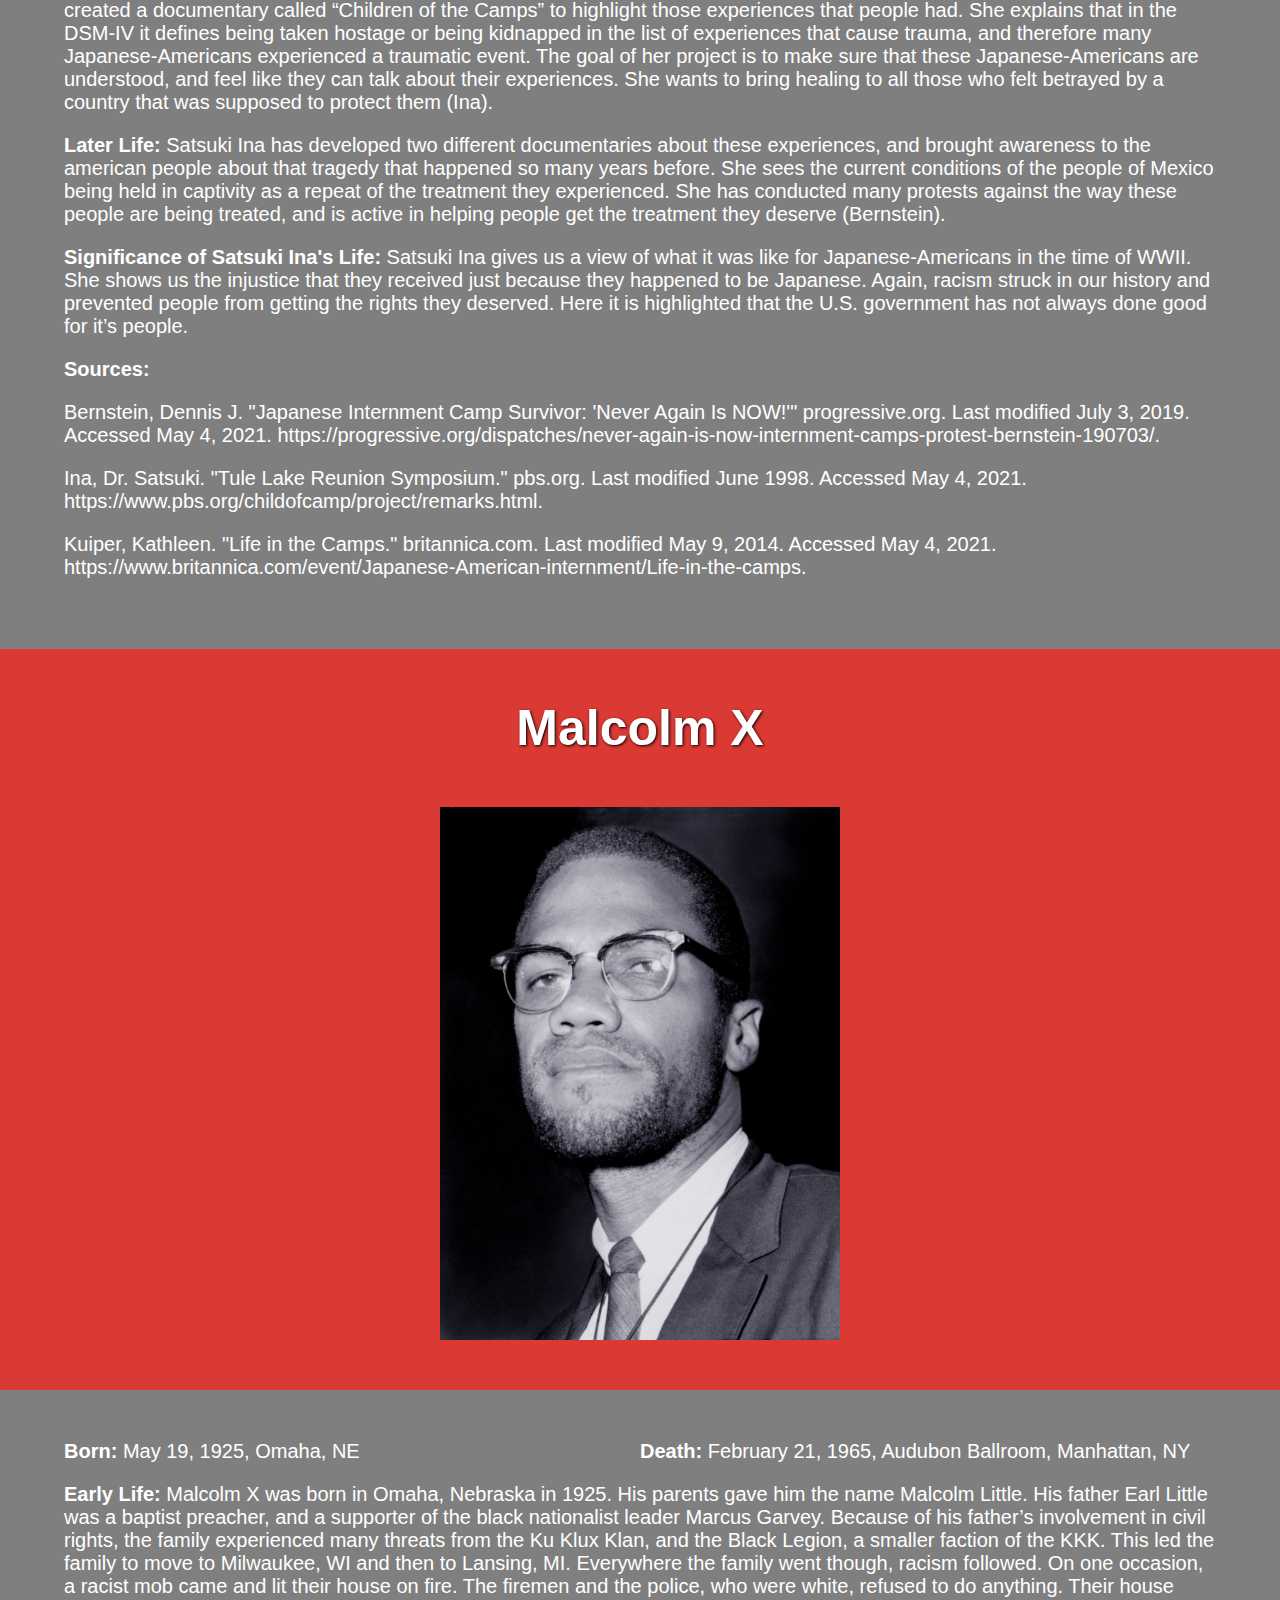
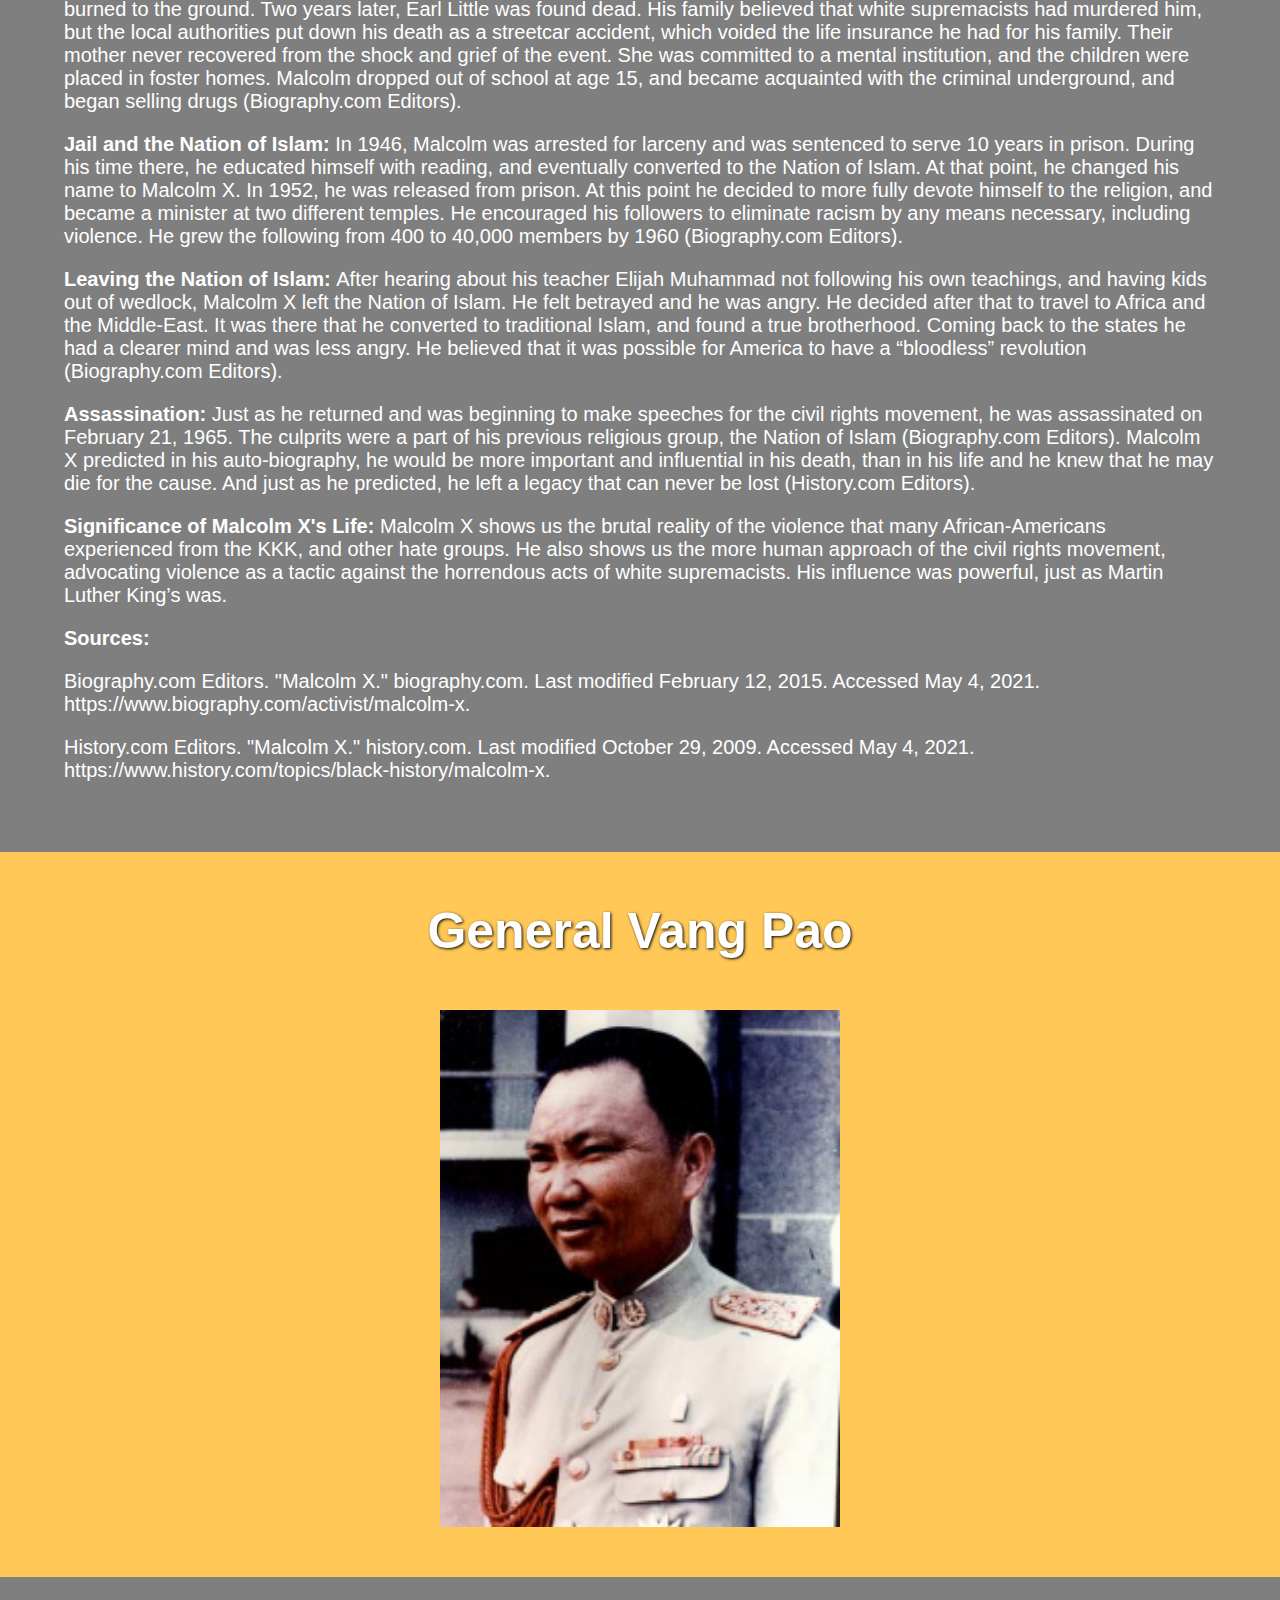
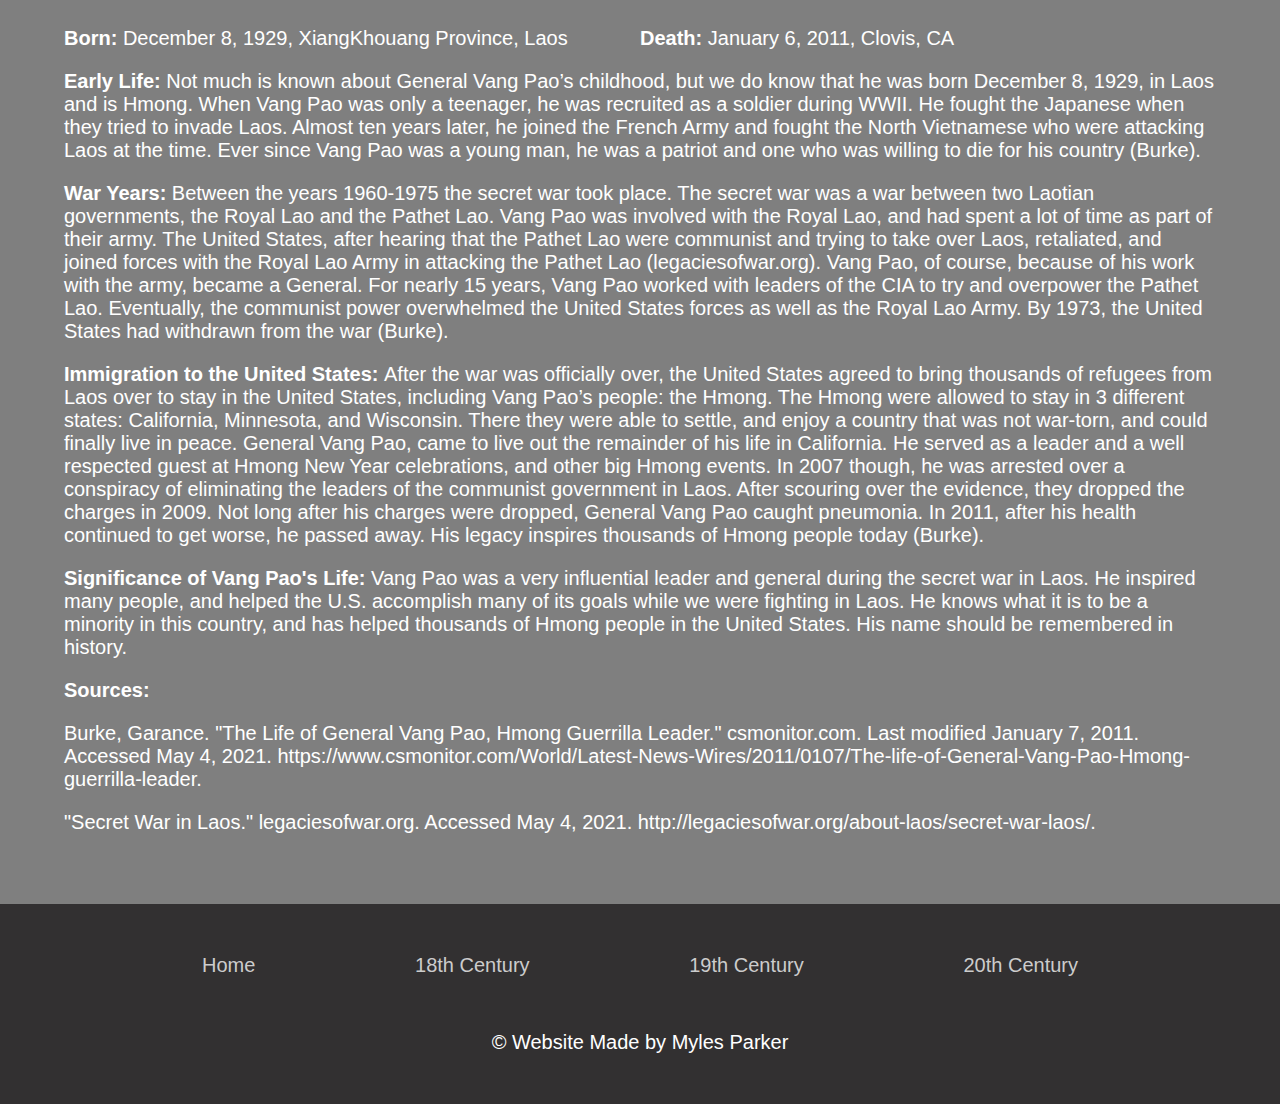
<file: pages/twentieth-century.html>
<!DOCTYPE html>
<html lang="en">
<head>
    <meta charset="UTF-8">
    <meta name="viewport" content="width=device-width, initial-scale=1">
    <title>Untold History | 20th Century</title>
    <link rel="icon" href="../images/black-u-icon.png">
    <link rel="stylesheet" href="../main.css">
    <link rel="stylesheet" href="../css/century.css">
</head>
<body>
<div class="century-content">
    <div class="century-header" style="background-image: url('../images/new-york-skyline-1910.jpg');">
        <div class="overlay">
            <div class="header-bar">
                <div class="left-section">
                    <div class="navbar">
                        <div class="nav-links">
                            <div class="nav-item">
                                <a href="../index.html">Home</a>
                            </div>
                            <div class="nav-item">
                                <a href="eighteenth-century.html">18th Century</a>
                            </div>
                            <div class="nav-item">
                                <a href="nineteenth-century.html">19th Century</a>
                            </div>
                            <div class="nav-item">
                                <a href="twentieth-century.html" id="active">20th Century</a>
                            </div>
                        </div>
                    </div>
                </div>
                <div class="right-section">
                    <div class="info-container">
                        <span>Myles Parker - History 1700</span>
                    </div>
                </div>
            </div>
            <div class="century-title">
                <h1>People of the 20th Century</h1>
            </div>
        </div>
    </div>
    <div class="historical-figure">
        <div class="historical-figure-header" style="background-color: #177e89;">
            <div class="name-header">
                <h2>Satsuki Ina</h2>
            </div>
            <div class="image-header">
                <img src="../images/satsuki-ina.jpg" alt="satsuki-ina">
            </div>
        </div>
        <div class="historical-figure-description-container" style="background-image: url('../images/japanese-internment.jpg');">
            <div class="overlay">
                <div class="historical-figure-description">
                    <div class="important-dates">
                        <span><strong>Born: </strong>1944, Tule Lake, CA</span>
                        <span><strong>Death: </strong>Still Living</span>
                    </div>
                    <div class="story">
                        <p><strong>Early Life: </strong>Satsuki Ina was born in an internment camp near Tule Lake California in 1944. Just two years earlier in 1942, her parents' house and property was seized, and they were gathered up with thousands of other Japanese-Americans who were living here in the States. At first, her parents were held in a horse stable in South San Francisco, but then they were moved to the internment camp in Topaz, Utah. It was there that Ina’s older brother was born. Not long after that, they were moved to Tule Lake, CA where Satsuki would be born (Bernstein). At two years old, she would be reunited with her father, who was held in North Dakota at the time. Although she was young, children could still feel the constant fear that resided with the Japanese-Americans in those camps (Ina).</p>
                        <p><strong>Conditions of the Interment Camps: </strong>While Satsuki’s parents were living in the camps, they had to deal with a lot of different pressures. The internment camps themselves were surrounded by barbed wire fences, so they couldn’t escape, and those who tried to escape would be shot and killed. Those who lived there had uninsulated barracks, and only had a cot and a coal burning stove to keep themselves warm. As for facilities like bathrooms, hot water was usually pretty limited. They did still try to set up communities, where they would have schools, churches, and other places where you could participate together. Many families would stay in these camps for 3-4 years until they were released (Kuiper).</p>
                        <p><strong>Children of the Camps Project: </strong>Because of the traumatic experience of internment, Satsuki Ina has devoted a portion of her life to making sure the individuals who suffered in camps get the psychological treatment that they, or their kids might need. She also created a documentary called “Children of the Camps” to highlight those experiences that people had. She explains that in the DSM-IV it defines being taken hostage or being kidnapped in the list of experiences that cause trauma, and therefore many Japanese-Americans experienced a traumatic event. The goal of her project is to make sure that these Japanese-Americans are understood, and feel like they can talk about their experiences. She wants to bring healing to all those who felt betrayed by a country that was supposed to protect them (Ina).</p>
                        <p><strong>Later Life: </strong>Satsuki Ina has developed two different documentaries about these experiences, and brought awareness to the american people about that tragedy that happened so many years before. She sees the current conditions of the people of Mexico being held in captivity as a repeat of the treatment they experienced. She has conducted many protests against the way these people are being treated, and is active in helping people get the treatment they deserve (Bernstein).</p>
                        <p><strong>Significance of Satsuki Ina's Life: </strong>Satsuki Ina gives us a view of what it was like for Japanese-Americans in the time of WWII. She shows us the injustice that they received just because they happened to be Japanese. Again, racism struck in our history and prevented people from getting the rights they deserved. Here it is highlighted that the U.S. government has not always done good for it’s people.</p>
                        <p><strong>Sources:</strong></p>
                        <p>Bernstein, Dennis J. "Japanese Internment Camp Survivor: 'Never Again Is NOW!'" progressive.org. Last modified July 3, 2019. Accessed May 4, 2021. https://progressive.org/dispatches/never-again-is-now-internment-camps-protest-bernstein-190703/.</p>
                        <p>Ina, Dr. Satsuki. "Tule Lake Reunion Symposium." pbs.org. Last modified June 1998. Accessed May 4, 2021. https://www.pbs.org/childofcamp/project/remarks.html.</p>
                        <p>Kuiper, Kathleen. "Life in the Camps." britannica.com. Last modified May 9, 2014. Accessed May 4, 2021. https://www.britannica.com/event/Japanese-American-internment/Life-in-the-camps.</p>
                    </div>
                </div>
            </div>
        </div>
    </div>
    <div class="historical-figure">
        <div class="historical-figure-header" style="background-color: #db3a34;">
            <div class="name-header">
                <h2>Malcolm X</h2>
            </div>
            <div class="image-header">
                <img src="../images/malcolm-x.jpg" alt="malcolm-x">
            </div>
        </div>
        <div class="historical-figure-description-container" style="background-image: url('../images/malcolm-x-speech.jpg');">
            <div class="overlay">
                <div class="historical-figure-description">
                    <div class="important-dates">
                        <span><strong>Born: </strong>May 19, 1925, Omaha, NE</span>
                        <span><strong>Death: </strong>February 21, 1965, Audubon Ballroom, Manhattan, NY</span>
                    </div>
                    <div class="story">
                        <p><strong>Early Life: </strong>Malcolm X was born in Omaha, Nebraska in 1925. His parents gave him the name Malcolm Little. His father Earl Little was a baptist preacher, and a supporter of the black nationalist leader Marcus Garvey. Because of his father’s involvement in civil rights, the family experienced many threats from the Ku Klux Klan, and the Black Legion, a smaller faction of the KKK. This led the family to move to Milwaukee, WI and then to Lansing, MI. Everywhere the family went though, racism followed. On one occasion, a racist mob came and lit their house on fire. The firemen and the police, who were white, refused to do anything. Their house burned to the ground. Two years later, Earl Little was found dead. His family believed that white supremacists had murdered him, but the local authorities put down his death as a streetcar accident, which voided the life insurance he had for his family. Their mother never recovered from the shock and grief of the event. She was committed to a mental institution, and the children were placed in foster homes. Malcolm dropped out of school at age 15, and became acquainted with the criminal underground, and began selling drugs (Biography.com Editors).</p>
                        <p><strong>Jail and the Nation of Islam: </strong>In 1946, Malcolm was arrested for larceny and was sentenced to serve 10 years in prison. During his time there, he educated himself with reading, and eventually converted to the Nation of Islam. At that point, he changed his name to Malcolm X. In 1952, he was released from prison. At this point he decided to more fully devote himself to the religion, and became a minister at two different temples. He encouraged his followers to eliminate racism by any means necessary, including violence. He grew the following from 400 to 40,000 members by 1960 (Biography.com Editors).</p>
                        <p><strong>Leaving the Nation of Islam: </strong>After hearing about his teacher Elijah Muhammad not following his own teachings, and having kids out of wedlock, Malcolm X left the Nation of Islam. He felt betrayed and he was angry. He decided after that to travel to Africa and the Middle-East. It was there that he converted to traditional Islam, and found a true brotherhood. Coming back to the states he had a clearer mind and was less angry. He believed that it was possible for America to have a “bloodless” revolution (Biography.com Editors).</p>
                        <p><strong>Assassination: </strong>Just as he returned and was beginning to make speeches for the civil rights movement, he was assassinated on February 21, 1965. The culprits were a part of his previous religious group, the Nation of Islam (Biography.com Editors). Malcolm X predicted in his auto-biography, he would be more important and influential in his death, than in his life and he knew that he may die for the cause. And just as he predicted, he left a legacy that can never be lost (History.com Editors).</p>
                        <p><strong>Significance of Malcolm X's Life: </strong>Malcolm X shows us the brutal reality of the violence that many African-Americans experienced from the KKK, and other hate groups. He also shows us the more human approach of the civil rights movement, advocating violence as a tactic against the horrendous acts of white supremacists. His influence was powerful, just as Martin Luther King’s was.</p>
                        <p><strong>Sources:</strong></p>
                        <p>Biography.com Editors. "Malcolm X." biography.com. Last modified February 12, 2015. Accessed May 4, 2021. https://www.biography.com/activist/malcolm-x.</p>
                        <p>History.com Editors. "Malcolm X." history.com. Last modified October 29, 2009. Accessed May 4, 2021. https://www.history.com/topics/black-history/malcolm-x.</p>
                    </div>
                </div>
            </div>
        </div>
    </div>
    <div class="historical-figure">
        <div class="historical-figure-header" style="background-color: #ffc857;">
            <div class="name-header">
                <h2>General Vang Pao</h2>
            </div>
            <div class="image-header">
                <img src="../images/general-vang-pao.jpg" alt="general-vang-pao">
            </div>
        </div>
        <div class="historical-figure-description-container" style="background-image: url('../images/secret-war.png');">
            <div class="overlay">
                <div class="historical-figure-description">
                    <div class="important-dates">
                        <span><strong>Born: </strong>December 8, 1929, XiangKhouang Province, Laos</span>
                        <span><strong>Death: </strong>January 6, 2011, Clovis, CA</span>
                    </div>
                    <div class="story">
                        <p><strong>Early Life: </strong>Not much is known about General Vang Pao’s childhood, but we do know that he was born December 8, 1929, in Laos and is Hmong. When Vang Pao was only a teenager, he was recruited as a soldier during WWII. He fought the Japanese when they tried to invade Laos. Almost ten years later, he joined the French Army and fought the North Vietnamese who were attacking Laos at the time. Ever since Vang Pao was a young man, he was a patriot and one who was willing to die for his country (Burke).</p>
                        <p><strong>War Years: </strong>Between the years 1960-1975 the secret war took place. The secret war was a war between two Laotian governments, the Royal Lao and the Pathet Lao. Vang Pao was involved with the Royal Lao, and had spent a lot of time as part of their army. The United States, after hearing that the Pathet Lao were communist and trying to take over Laos, retaliated, and joined forces with the Royal Lao Army in attacking the Pathet Lao (legaciesofwar.org). Vang Pao, of course, because of his work with the army, became a General. For nearly 15 years, Vang Pao worked with leaders of the CIA to try and overpower the Pathet Lao. Eventually, the communist power overwhelmed the United States forces as well as the Royal Lao Army. By 1973, the United States had withdrawn from the war (Burke).</p>
                        <p><strong>Immigration to the United States: </strong>After the war was officially over, the United States agreed to bring thousands of refugees from Laos over to stay in the United States, including Vang Pao’s people: the Hmong. The Hmong were allowed to stay in 3 different states: California, Minnesota, and Wisconsin. There they were able to settle, and enjoy a country that was not war-torn, and could finally live in peace. General Vang Pao, came to live out the remainder of his life in California. He served as a leader and a well respected guest at Hmong New Year celebrations, and other big Hmong events. In 2007 though, he was arrested over a conspiracy of eliminating the leaders of the communist government in Laos. After scouring over the evidence, they dropped the charges in 2009. Not long after his charges were dropped, General Vang Pao caught pneumonia. In 2011, after his health continued to get worse, he passed away. His legacy inspires thousands of Hmong people today (Burke).</p>
                        <p><strong>Significance of Vang Pao's Life: </strong>Vang Pao was a very influential leader and general during the secret war in Laos. He inspired many people, and helped the U.S. accomplish many of its goals while we were fighting in Laos. He knows what it is to be a minority in this country, and has helped thousands of Hmong people in the United States. His name should be remembered in history.</p>
                        <p><strong>Sources:</strong></p>
                        <p>Burke, Garance. "The Life of General Vang Pao, Hmong Guerrilla Leader." csmonitor.com. Last modified January 7, 2011. Accessed May 4, 2021. https://www.csmonitor.com/World/Latest-News-Wires/2011/0107/The-life-of-General-Vang-Pao-Hmong-guerrilla-leader.</p>
                        <p>"Secret War in Laos." legaciesofwar.org. Accessed May 4, 2021. http://legaciesofwar.org/about-laos/secret-war-laos/.</p>
                    </div>
                </div>
            </div>
        </div>
    </div>
    <div class="footer">
        <div class="footer-content">
            <div class="nav-links">
                <div class="nav-item">
                    <a href="../index.html">Home</a>
                </div>
                <div class="nav-item">
                    <a href="eighteenth-century.html">18th Century</a>
                </div>
                <div class="nav-item">
                    <a href="nineteenth-century.html">19th Century</a>
                </div>
                <div class="nav-item">
                    <a href="twentieth-century.html">20th Century</a>
                </div>
            </div>
            <div class="signature">
                <span>&copy; Website Made by Myles Parker</span>
            </div>
        </div>
    </div>
</div>
</body>
</html>
</file>
<file: main.css>
/*-----------------------------------------
    main.css
 ----------------------------------------*/

/*-----------------------------------------
    Fonts
 ----------------------------------------*/

@font-face {
    font-family: "Roboto", sans-serif;
    src: url("fonts/Roboto/Roboto-Regular.ttf");
}

@font-face {
    font-family: "Roboto-Condensed", sans-serif;
    src: url("fonts/Roboto_Condensed/RobotoCondensed-Regular.ttf");
}

@font-face {
    font-family: "Open Sans", sans-serif;
    src: url("fonts/Open_Sans/OpenSans-Regular.ttf");
}

/*-----------------------------------------
    Initial Resets
 ----------------------------------------*/

body, h1, h2, h3, p {
    margin: 0;
    font-family: "Open Sans", sans-serif;
    color: white;
}

/*-----------------------------------------
    Header
 ----------------------------------------*/

.header {
    background-size: cover;
    background-attachment: fixed;
    background-position: center;
    background-repeat: no-repeat;
    height: 100vh;
}

.header > .overlay {
    background-color: rgba(0,0,0,0.3);
    height: inherit;
}

.header > .overlay > .header-bar {
    display: flex;
    justify-content: space-between;
    padding: 25px;
}

/* Left Section */

.nav-links {
    display: flex;
    justify-content: space-between;
}

.nav-links > .nav-item {
    margin: 0 10px;
}

.nav-links > .nav-item a {
    text-decoration: none;
    color: #ccc;
    font-size: 18px;
}

.nav-links > .nav-item a:hover {
    color: white;
    transition: color 0.25s;
}

#active {
    color: white;
}

/* Right Section */

.right-section > .info-container span {
    font-size: 18px;
}

/*-----------------------------------------
    Header Content
 ----------------------------------------*/

.header-content-container {
    display: flex;
    justify-content: center;
    align-items: center;
    height: 82%;
}

.header-content {
    width: 70%;
    /*margin-top: 150px;*/
}

.headings {
    margin-bottom: 75px;
}

.headings > h1 {
    font-size: 70px;
    text-align: center;
    margin-bottom: 10px;
}

.headings > h3 {
    text-align: center;
}

.nav-buttons {
    display: flex;
    justify-content: space-around;
}

.nav-buttons > .button {
    display: flex;
    justify-content: center;
    align-items: center;
    border-radius: 25px;
    width: 275px;
    height: 50px;
    text-decoration: none;
    color: white;
}

#button-18 {
    background-color: #177e89;
    transition: background-color 0.25s;
}

#button-18:hover {
    cursor: pointer;
    background-color: #0f5057;
    transition: background-color 0.25s;
}

#button-19 {
    background-color: #db3a34;
    transition: background-color 0.25s;
}

#button-19:hover {
    cursor: pointer;
    background-color: #981f1b;
    transition: background-color 0.25s;
}

#button-20 {
    background-color: #ffc857;
    transition: background-color 0.25s;
}

#button-20:hover {
    cursor: pointer;
    background-color: #cc8800;
    transition: background-color 0.25s;
}

/*-----------------------------------------
    American Women & American Men
 ----------------------------------------*/

.american-women, .american-men {
    display: flex;
    justify-content: center;
    height: 300px;
}

.picture-section {
    display: flex;
    justify-content: flex-start;
    width: 50%;
}

.pic {
    width: 34%;
}

.pic img {
    height: 100%;
    width: 100%;
}

.banner {
    display: flex;
    justify-content: center;
    align-items: center;
    width: 50%;
}

.banner h2 {
    font-size: 50px;
}

.banner-women {
    background-color: #981f1b;
}

.banner-men {
    background-color: #cc8800;
}

/*-----------------------------------------
    Quote
 ----------------------------------------*/

.quote {
    /*background-color: #0f5057;*/
    background-image: url("images/Surrender-of-Lord-Cornwallis-canvas-John-Laurens-1820.jpg");
    background-size: cover;
    background-attachment: fixed;
    background-position: center;
    background-repeat: no-repeat;
    height: 800px;
}

.quote > .overlay {
    background-color: rgba(0,0,0,0.7);
    display: flex;
    justify-content: center;
    align-items: center;
    height: 100%;
}

.quote-headings {
    width: 90%;
}

.quote > .overlay > .quote-headings h2 {
    font-size: 45px;
    text-align: center;
    margin-bottom: 20px;
}

.quote > .overlay > .quote-headings h3 {
    font-size: 25px;
    text-align: right;
}

/*-----------------------------------------
    Footer
 ----------------------------------------*/

.footer {
    height: 200px;
    background-color: #323031;
    display: flex;
    justify-content: center;
    align-items: center;
}

.footer-content {
    width: 70%;
    height: 100px;
    display: flex;
    flex-direction: column;
    justify-content: space-between;
}

.footer-content > .nav-links > .nav-item a {
    font-size: 20px;
}

.footer-content > .signature {
    font-size: 20px;
    text-align: center;
}
</file>
<file: css/century.css>
/*-----------------------------------------
    century.css
 ----------------------------------------*/

.century-header {
    background-size: cover;
    background-attachment: fixed;
    background-position: bottom;
    background-repeat: no-repeat;
    height: 400px;
}

.century-header > .overlay {
    background-color: rgba(0,0,0,0.7);
    height: inherit;
}

.century-header > .overlay > .header-bar {
    display: flex;
    justify-content: space-between;
    padding: 25px;
}

/* Other .header-bar styles located in main.css */

/* Century Title */

.century-title {
    display: flex;
    justify-content: center;
    align-items: center;
    height: 325px;
}

.century-title h1 {
    font-size: 50px;
}

/*-----------------------------------------
    Historical Figure
 ----------------------------------------*/

.historical-figure-header {
    padding: 50px;
}

.historical-figure-header > .name-header {
    text-align: center;
}

.historical-figure-header > .name-header h2 {
    font-size: 50px;
    margin-bottom: 50px;
    text-shadow: 1px 1px 3px #000;
}

.historical-figure-header > .image-header {
    display: flex;
    justify-content: center;
    align-items: center;
}

.historical-figure-header > .image-header img {
    /*height: 450px;*/
    width: 400px;
}

.historical-figure-description-container {
    background-size: cover;
    background-attachment: fixed;
    background-position: center;
    background-repeat: no-repeat;
}

.historical-figure-description-container > .overlay {
    background-color: rgba(0,0,0,0.5);
    height: inherit;
    display: flex;
    justify-content: center;
    align-items: center;
}

.historical-figure-description-container > .overlay > .historical-figure-description {
    width: 90%;
    margin: 50px 0px;
}

.historical-figure-description-container > .overlay > .historical-figure-description > .important-dates {
    display: flex;
    justify-content: space-between;
    margin-bottom: 20px;
}

.historical-figure-description-container > .overlay > .historical-figure-description > .important-dates span {
    font-size: 20px;
    width: 50%;
}

.historical-figure-description-container > .overlay > .historical-figure-description > .story p {
    font-size: 20px;
    margin-bottom: 20px;
}
</file>
